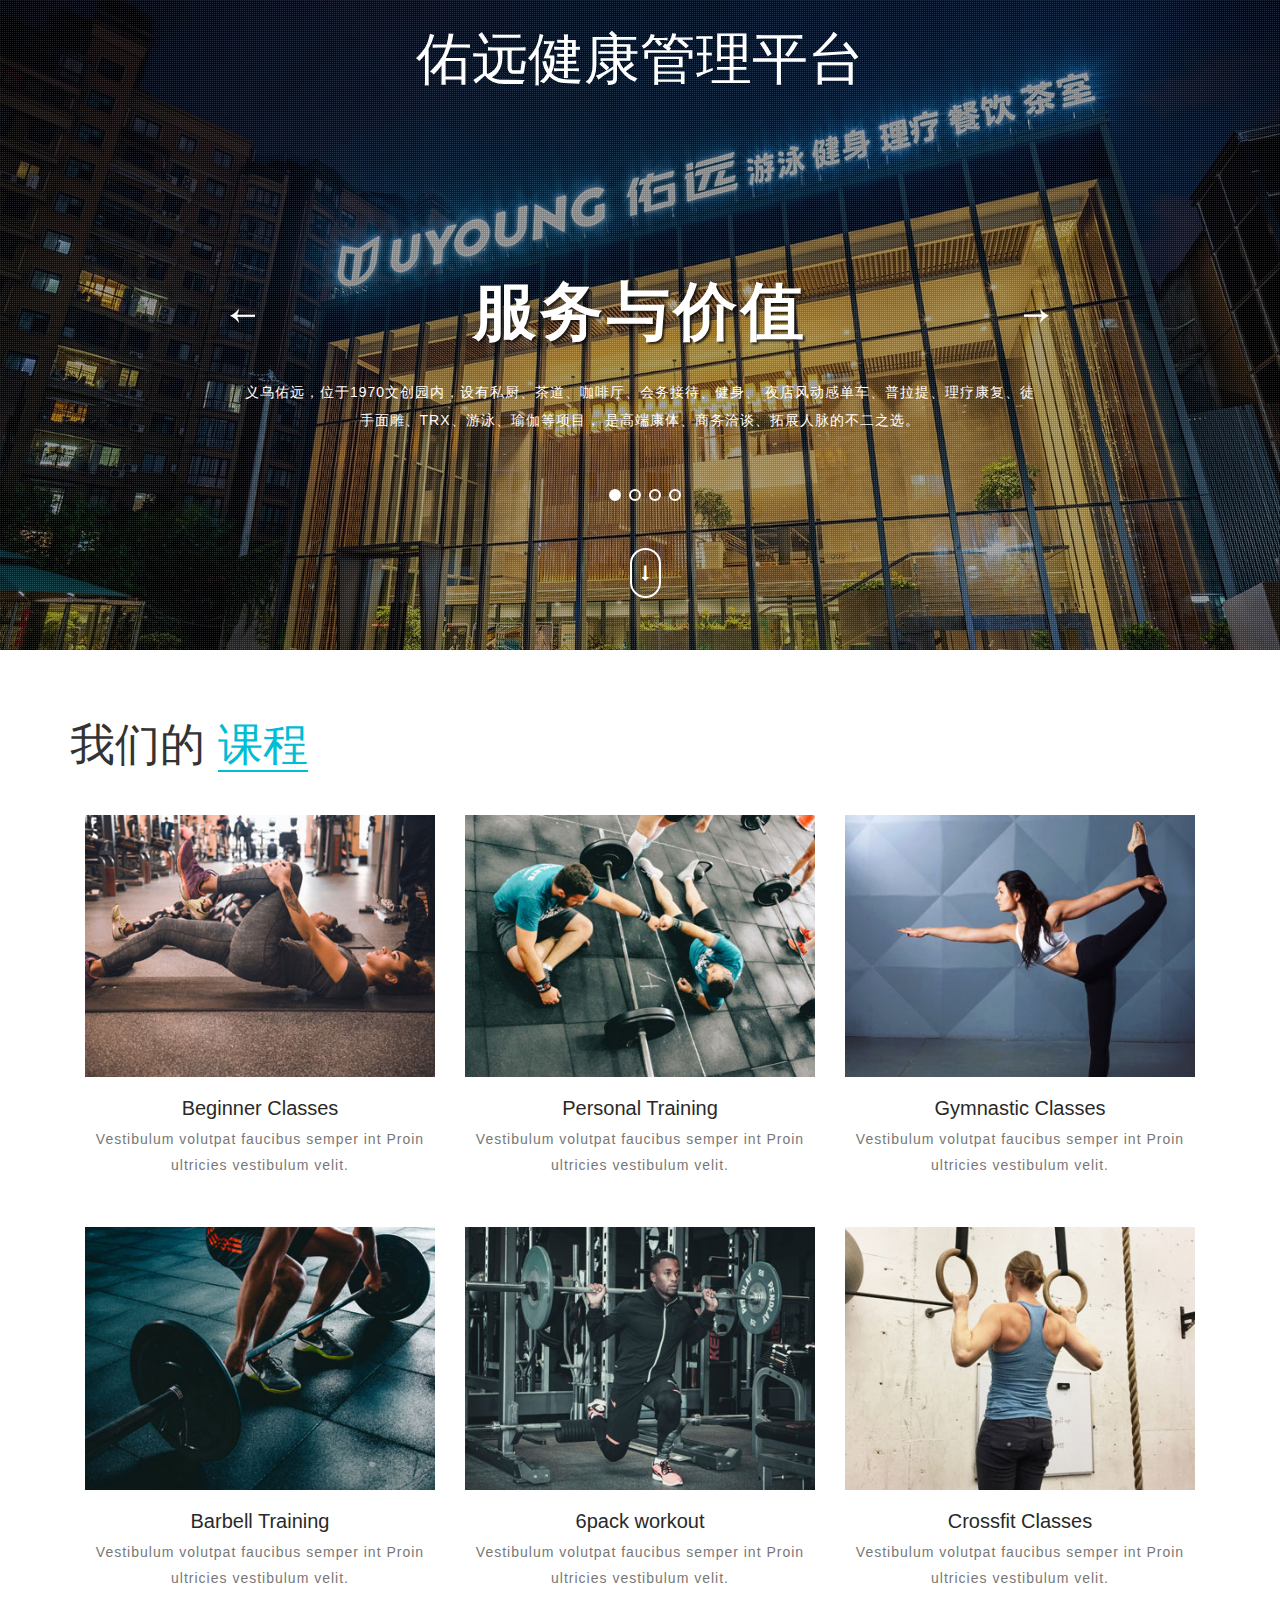
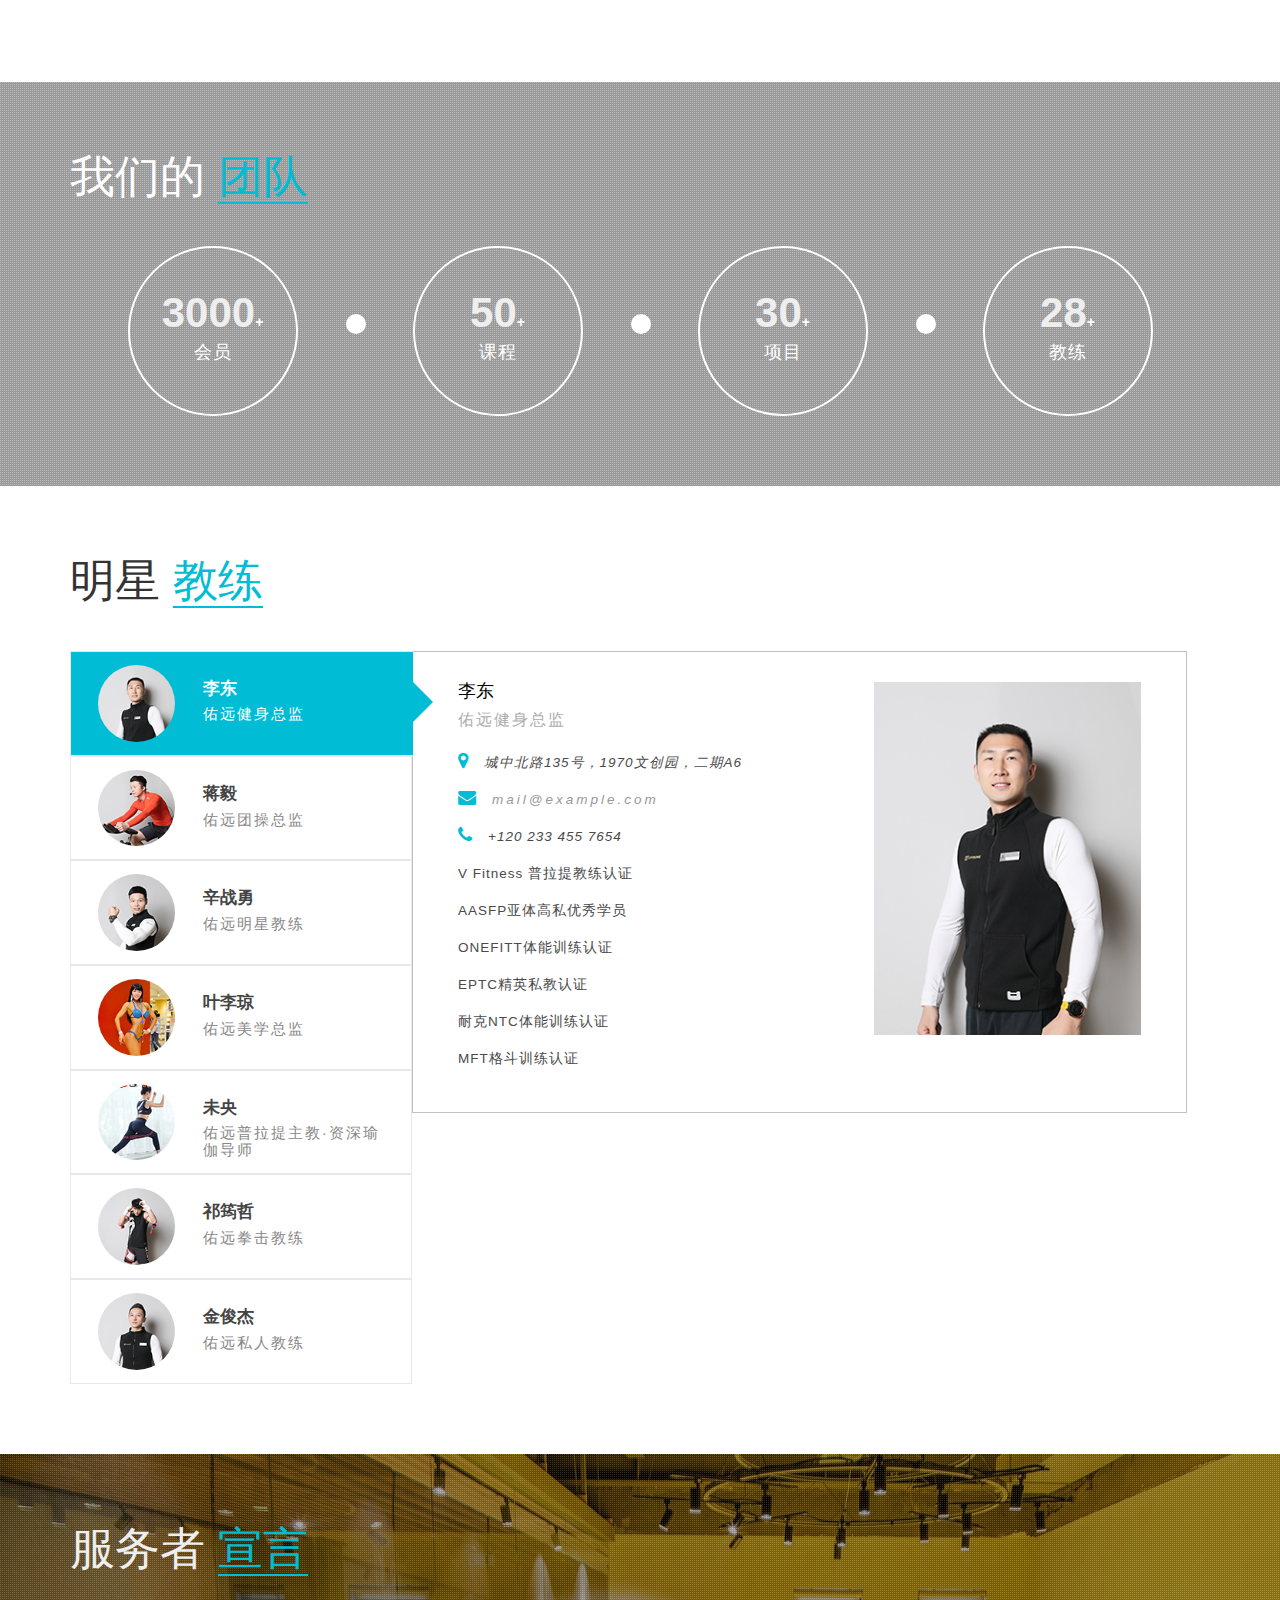
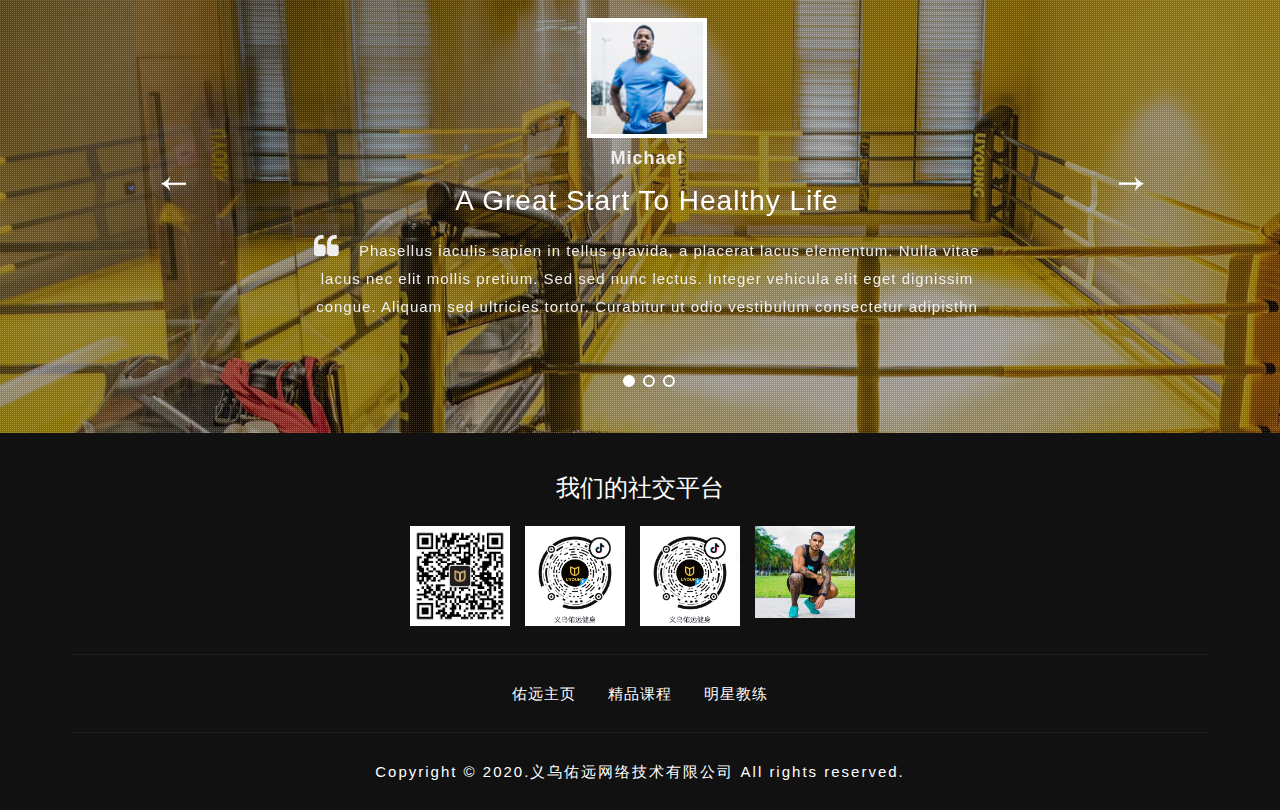
<file: gw/index.html>
<!DOCTYPE html>
<html lang="en">
<!-- Head -->
<head>
<title>佑远健身</title>
<link rel="icon" href="images/logo-top-02.jpg" sizes="32x32">
<meta name="viewport" content="width=device-width, initial-scale=1">
<meta charset="utf-8">
<meta name="keywords" content="" />

	<!-- for Coaches css -->
	<link href="css/easy-responsive-tabs.css" rel='stylesheet' type='text/css'/>
	<!-- //for Coaches css -->

	<!-- testimonials css -->
	<link rel="stylesheet" href="css/flexslider.css" type="text/css" media="screen" property="" /><!-- flexslider css -->
	<!-- //testimonials css -->

	<!-- default css files -->
	<link rel="stylesheet" href="css/bootstrap.css" type="text/css" media="all">
	<link rel="stylesheet" href="css/style.css" type="text/css" media="all">
	<link rel="stylesheet" href="css/font-awesome.min.css" />
	<!-- default css files -->
	
		
</head>

<!-- Body -->
<body>

<!-- banner -->
<div class=" banner">
	<div class="wthree-different-dot">
	<!-- header -->
		<div class="header">
			<div class="container">  
				<div class="header-mdl agileits-logo"><!-- header-two --> 
					<h1><a href="index.html">佑远健康管理平台</a></h1> 
				</div>
				<div class="header-nav"><!-- header-three --> 	
				</div>	
			</div>	
		</div>	
		<!-- //header --> 
		
		<!-- banner slider -->
		<div class="banner-top">
			<div class="slider">
				<div class="callbacks_container">
					<ul class="rslides callbacks callbacks1" id="slider4">
						<li>	
						<div class="wthree-different-dot">
							<div class="banner_text">
							<div class="container">
								<h2>服务与价值</h2>
								<p>义乌佑远，位于1970文创园内，设有私厨、茶道、咖啡厅、会务接待、健身、
								夜店风动感单车、普拉提、理疗康复、徒手面雕、TRX、游泳、瑜伽等项目，
								是高端康体、商务洽谈、拓展人脉的不二之选。</p>
								<div class="thim-click-to-bottom">
									<a href="#about" class="scroll">
										<i class="fa  fa-long-arrow-down"></i>
									</a>
								</div>
							</div>
							</div>
						</div>
						</li>
						<li>
						<div class="wthree-different-dot">	
							<div class="banner_text">
							<div class="container">
								<h3>专业与梦想</h3>
								<p>面对城市精英人群旺盛的社交需求，
								和传统服务业无法有效满足需求的现状，佑远首创多业态整合运营模式，以健康为纽带，
								将休闲娱乐、商务洽谈、健身康体、聚会团建等有机融合，建立一站式体验中心。</p>
								<div class="thim-click-to-bottom">
									<a href="#about" class="scroll">
										<i class="fa  fa-long-arrow-down"></i>
									</a>
								</div>
							</div>
							</div>
							</div>
						</li>
						<li>	
						<div class="wthree-different-dot">
							<div class="banner_text">
							<div class="container">
								<h3>追求与探索</h3>
								<p>公司巨资从国外引进顶级健身设备，
								打造了一支由国家健身健美冠军领衔的教练队伍，为会员提供丰富的课程。
								有别于传统健身房，
								结合佑远多业态集中的优势，为每一位会员定制出一套饮食与训练相协调的个性化健身体系。</p>
								<div class="thim-click-to-bottom">
									<a href="#about" class="scroll">
										<i class="fa  fa-long-arrow-down"></i>
									</a>
								</div>
							</div>
							</div>
							</div>
						</li>
						<li>	
						<div class="wthree-different-dot">
							<div class="banner_text">
							<div class="container">
								<h3>未来与改变</h3>
								<p>随着各业态服务团队的不同融合发展，
								与新业态的加入，佑远将继续坚守“健康生活一站式服务管理平台”的品牌定位，
								与会员朋友们一起不断的进步，在带给会员健康、幸福、有趣生活的同时，
								发展壮大佑远团队，创建区域知名品牌。</p>
								<div class="thim-click-to-bottom">
									<a href="#about" class="scroll">
										<i class="fa  fa-long-arrow-down"></i>
									</a>
								</div>
							</div>
							</div>
							</div>
						</li>
					</ul>
				</div>
			</div>
		</div>
		<!-- banner slider -->
		
	</div>
</div>
<!-- //banner -->

<!-- Modal pop-up -->

<!-- //Modal pop-up -->



<!-- Our Classes -->
<section class="popular_classes" id="classes">
	<div class="container">
		<h3 class="heading">我们的 <span>课程</span></h3>
		<div class="classes_grids">
			<div class="col-md-4">
			<div class="classes_grid1">
				<img src="images/c1.jpg" alt="popular cakes" />
				<h3>Beginner Classes</h3>
				<p>Vestibulum volutpat faucibus semper int Proin ultricies vestibulum velit.</p>
			</div>
			</div>
			<div class="col-md-4">
			<div class="classes_grid1">
				<img src="images/c2.jpg" alt="popular cakes" />
				<h3>Personal Training</h3>
				<p>Vestibulum volutpat faucibus semper int Proin ultricies vestibulum velit.</p>
			</div>
			</div>
			<div class="col-md-4">
			<div class="classes_grid1">
				<img src="images/c3.jpg" alt="popular cakes" />
				<h3>Gymnastic Classes</h3>
				<p>Vestibulum volutpat faucibus semper int Proin ultricies vestibulum velit.</p>
			</div>
			</div>
			<div class="clearfix"></div>
			<div class="classes_bottom_grids">
				<div class="col-md-4">
				<div class="classes_grid1">
					<img src="images/c4.jpg" alt="popular cakes" />
					<h3>Barbell Training</h3>
					<p>Vestibulum volutpat faucibus semper int Proin ultricies vestibulum velit.</p>
				</div>
				</div>
				<div class="col-md-4">
				<div class="classes_grid1">
					<img src="images/c5.jpg" alt="popular cakes" />
					<h3>6pack workout</h3>
					<p>Vestibulum volutpat faucibus semper int Proin ultricies vestibulum velit.</p>
				</div>
				</div>
				<div class="col-md-4">
				<div class="classes_grid1">
					<img src="images/c6.jpg" alt="popular cakes" />
					<h3>Crossfit Classes</h3>
					<p>Vestibulum volutpat faucibus semper int Proin ultricies vestibulum velit.</p>
				</div>
				</div>
				<div class="clearfix"></div>
			</div>
		</div>
	</div> 
</section>  
<!-- //Our Classes -->
<!-- <div class="tlinks">Collect from <a href="http://www.cssmoban.com/"  title="网站模板">网站模板</a></div> -->
<!-- stats -->
<section class="stats" id="stats">
	<div class="wthree-different-dot1">
		<div class="container">
			<h3 class="heading">我们的 <span>团队</span></h3>
			<div class="agileits_stats_grids">
				<div class="col-md-3 col-xs-4 agileinfo_stats">
					<div class="agileinfo_stats_grid">
						<div><p class="counter" style="padding:0px; margin:0px;display: inline;">3000</p><span style="color:white; font-weight: bold;">+</span></div>
						<h3>会员</h3>
					</div>
				</div>
				<div class="col-md-3 col-xs-4 agileinfo_stats mid-w3l-stat">
					<div class="agileinfo_stats_grid">
						<div><p class="counter" style="padding:0px; margin:0px;display: inline;">50</p><span style="color:white; font-weight: bold;">+</span></div>
						<h3>课程</h3>
					</div>
				</div>
				<div class="col-md-3 col-xs-4 agileinfo_stats mid-w3l-stat">
					<div class="agileinfo_stats_grid">
						<div><p class="counter" style="padding:0px; margin:0px;display: inline;">30</p><span style="color:white; font-weight: bold;">+</span></div>
						<h3>项目</h3>
					</div>
				</div>
				<div class="col-md-3 col-xs-4 agileinfo_stats mid-w3l-stat">
					<div class="agileinfo_stats_grid">
						<div><p class="counter" style="padding:0px; margin:0px;display: inline;">28</p><span style="color:white; font-weight: bold;">+</span></div>
						<h3>教练</h3>
					</div>
				</div>
				<div class="clearfix"> </div>
			</div>
		</div>
	</div>
</section>
<!-- //stats -->

<!-- agents section -->
<section class="demo" id="coaches">
	<div class="container">  
		<h3 class="heading">明星 <span>教练</span></h3>
		<div id="verticalTab">
			<ul class="resp-tabs-list">
				<!-- 第1位教练简介 -->
				<li>
					<div class="col-md-4 tab1">
						<img src="images/lidong1.jpg" alt="" />
					</div>
					<div class="col-md-8 tab1">
						<h3>李东</h3>
						<h4>佑远健身总监</h4>
					</div>
					<div class="clearfix"></div>
				</li>
				<!-- 第2位教练简介 -->
				<li>
					<div class="col-md-4 tab1">
						<img src="images/jiangyi1.jpg" alt="" />
					</div>
					<div class="col-md-8 tab1">
						<h3>蒋毅</h3>
						<h4>佑远团操总监</h4>
					</div>
					<div class="clearfix"></div>
				</li>
				
				<li>
					<div class="col-md-4 tab1">
						<img src="images/xinzhanyong1.jpg" alt="" />
					</div>
					<div class="col-md-8 tab1">
						<h3>辛战勇</h3>
						<h4>佑远明星教练</h4>
					</div>
					<div class="clearfix"></div>
				</li>
				<li>
					<div class="col-md-4 tab1">
						<img src="images/yeliqiong1.jpg" alt="" />
					</div>
					<div class="col-md-8 tab1">
						<h3>叶李琼</h3>
						<h4>佑远美学总监</h4>
					</div>
					<div class="clearfix"></div>
				</li>
				
				<li>
					<div class="col-md-4 tab1">
						<img src="images/weiyang1.jpg" alt="" />
					</div>
					<div class="col-md-8 tab1">
						<h3>未央</h3>
						<h4>佑远普拉提主教·资深瑜伽导师</h4>
					</div>
					<div class="clearfix"></div>
				</li>
				
				<li>
					<div class="col-md-4 tab1">
						<img src="images/qijunzhe1.jpg" alt="" />
					</div>
					<div class="col-md-8 tab1">
						<h3>祁筠哲</h3>
						<h4>佑远拳击教练</h4>
					</div>
					<div class="clearfix"></div>
				</li>
				
				<li>
					<div class="col-md-4 tab1">
						<img src="images/jinjunjie1.jpg" alt="" />
					</div>
					<div class="col-md-8 tab1">
						<h3>金俊杰</h3>
						<h4>佑远私人教练</h4>
					</div>
					<div class="clearfix"></div>
				</li>
				
			</ul>
			
			<div class="resp-tabs-container">
				<!-- 第1位教练详细介绍 -->
				<div>
					<div class="col-md-7 tabs-right1">
						<h3>李东</h3>
						<h4>佑远健身总监</h4>
<!-- 						<ul class="social">
							<li><a href="#"><i class="fa fa-facebook"></i></a></li>
							<li><a  href="#"><i class="fa fa-twitter"></i></a></li>
							<li><a href="#"><i class="fa fa-dribbble"></i></a></li>
							<li><a href="#"><i class="fa fa-google-plus"></i></a></li>
						</ul> -->
						<div class="tab-bottom">
							<p><i class="fa fa-map-marker" aria-hidden="true"></i>城中北路135号，1970文创园，二期A6</p>
							<p><i class="fa fa-envelope" aria-hidden="true"></i><a href="mailto:mail@example.com">mail@example.com</a></p>
							<p><i class="fa fa-phone" aria-hidden="true"></i>+120 233 455 7654</p>
						</div>
						
							<p>V Fitness 普拉提教练认证</p>
							<p>AASFP亚体高私优秀学员</p>
							<p>ONEFITT体能训练认证</p>
							<p>EPTC精英私教认证</p>
							<p>耐克NTC体能训练认证</p>
							<p>MFT格斗训练认证</p> 
						
					</div>	
					<div class="col-md-5 tabs-right2">
							<img src="images/lidong2.jpg" alt="" />
					</div>
					<div class="clearfix"></div>
				</div>
				<!-- 第2位教练详细介绍 -->
				<div>
					<div class="col-md-7 tabs-right1">
						<h3>蒋毅</h3>
						<h4>佑远团操总监</h4>
<!-- 						<ul class="social">
							<li><a href="#"><i class="fa fa-facebook"></i></a></li>
							<li><a  href="#"><i class="fa fa-twitter"></i></a></li>
							<li><a href="#"><i class="fa fa-dribbble"></i></a></li>
							<li><a href="#"><i class="fa fa-google-plus"></i></a></li>
						</ul> -->
						<div class="tab-bottom">
							<p><i class="fa fa-map-marker" aria-hidden="true"></i>4615 50 Ave, Lloydminster, Canada</p>
							<p><i class="fa fa-envelope" aria-hidden="true"></i><a href="mailto:mail@example.com">mail@example.com</a></p>
							<p><i class="fa fa-phone" aria-hidden="true"></i>+120 233 455 7654</p>
						</div>
						
							<p>body pump（莱美杠铃）课程认证</p>
							<p>CX（莱美核心）课程认证</p>
							<p>body combat课程认证教练</p>
							<p>国家一级健身教练指导员</p>
							<p>团课两项全能性教练证书</p>
							<p>bokwa课程认证教练</p> 
							<p>南美热舞课程证书</p>
							
					</div>	
					<div class="col-md-5 tabs-right2">
							<img src="images/jiangyi2.jpg" alt="" />
					</div>
					<div class="clearfix"></div>
				</div>
				
				<div>
					<div class="col-md-7 tabs-right1">
						<h3>辛战勇</h3>
						<h4>佑远明星教练</h4>
						<ul class="social">
							<li><a href="#"><i class="fa fa-facebook"></i></a></li>
							<li><a  href="#"><i class="fa fa-twitter"></i></a></li>
							<li><a href="#"><i class="fa fa-dribbble"></i></a></li>
							<li><a href="#"><i class="fa fa-google-plus"></i></a></li>
						</ul>
						<div class="tab-bottom">
							<p><i class="fa fa-map-marker" aria-hidden="true"></i>4615 50 Ave, Lloydminster, Canada</p>
							<p><i class="fa fa-envelope" aria-hidden="true"></i><a href="mailto:mail@example.com">mail@example.com</a></p>
							<p><i class="fa fa-phone" aria-hidden="true"></i>+010 233 455 6789</p>
						</div>
												
							<p>GANNA PERFORMANCE精准减脂训练专家</p>
							<p>GANNA PERFORMANCE精准营养师</p>
							<p>ACE美国运动协会私人健身教练认证</p>
							<p>GANNA PERFORMANCE精准伸展</p>
							<p>ACSN-CPT国际认证私人教练</p>
							<p>CBBA中国专业健身教练证书</p>
							<p>AASFP亚洲高级体适能教练</p>
							<p>CISN国际注册运动营养师</p>
							<p>NSCA美国体适能认证</p>
							<p>中国注册公共营养师</p>
							<p>RFBB国际健美认证</p>
							<p>ACI注册国际营养师</p>
							<p>AASFP精英教练</p>

					</div>	
					<div class="col-md-5 tabs-right2">
							<img src="images/xinzhanyong2.jpg" alt="" />
					</div>
					<div class="clearfix"></div>
				</div>
				<div>
					<div class="col-md-7 tabs-right1">
						<h3>叶李琼</h3>
						<h4>佑远美学总监</h4>
						<ul class="social">
							<li><a href="#"><i class="fa fa-facebook"></i></a></li>
							<li><a  href="#"><i class="fa fa-twitter"></i></a></li>
							<li><a href="#"><i class="fa fa-dribbble"></i></a></li>
							<li><a href="#"><i class="fa fa-google-plus"></i></a></li>
						</ul>
						<div class="tab-bottom">
							<p><i class="fa fa-map-marker" aria-hidden="true"></i>4615 50 Ave, Lloydminster, Canada</p>
							<p><i class="fa fa-envelope" aria-hidden="true"></i><a href="mailto:mail@example.com">mail@example.com</a></p>
							<p><i class="fa fa-phone" aria-hidden="true"></i>+210 927 633 2468</p>
						</div>
						
							<p>Lorem ipsum dolor sit amet, consectetur adipisthn cingelit. Vestibulum nibh urna, euismod ut ornare non, volutpat vel tortor. Integer laoreet placerat suscipit dolor sit amet.</p>
						
					</div>	
					<div class="col-md-5 tabs-right2">
							<img src="images/yeliqiong2.jpg" alt="" />
					</div>
					<div class="clearfix"></div>
				</div>
				
				<div>
					<div class="col-md-7 tabs-right1">
						<h3>未央</h3>
						<h4>佑远普拉提主教·资深瑜伽导师</h4>
						<ul class="social">
							<li><a href="#"><i class="fa fa-facebook"></i></a></li>
							<li><a  href="#"><i class="fa fa-twitter"></i></a></li>
							<li><a href="#"><i class="fa fa-dribbble"></i></a></li>
							<li><a href="#"><i class="fa fa-google-plus"></i></a></li>
						</ul>
						<div class="tab-bottom">
							<p><i class="fa fa-map-marker" aria-hidden="true"></i>4615 50 Ave, Lloydminster, Canada</p>
							<p><i class="fa fa-envelope" aria-hidden="true"></i><a href="mailto:mail@example.com">mail@example.com</a></p>
							<p><i class="fa fa-phone" aria-hidden="true"></i>+105 967 254 7834</p>
						</div>
						
							<p>Lorem ipsum dolor sit amet, consectetur adipisthn cingelit. Vestibulum nibh urna, euismod ut ornare non, volutpat vel tortor. Integer laoreet placerat suscipit dolor sit amet.</p>
						
					</div>	
					<div class="col-md-5 tabs-right2">
							<img src="images/weiyang2.jpg" alt="" />
					</div>
					<div class="clearfix"></div>
				</div>
				
				<div>
					<div class="col-md-7 tabs-right1">
						<h3>祁筠哲</h3>
						<h4>佑远拳击教练</h4>
						<ul class="social">
							<li><a href="#"><i class="fa fa-facebook"></i></a></li>
							<li><a  href="#"><i class="fa fa-twitter"></i></a></li>
							<li><a href="#"><i class="fa fa-dribbble"></i></a></li>
							<li><a href="#"><i class="fa fa-google-plus"></i></a></li>
						</ul>
						<div class="tab-bottom">
							<p><i class="fa fa-map-marker" aria-hidden="true"></i>4615 50 Ave, Lloydminster, Canada</p>
							<p><i class="fa fa-envelope" aria-hidden="true"></i><a href="mailto:mail@example.com">mail@example.com</a></p>
							<p><i class="fa fa-phone" aria-hidden="true"></i>+105 967 254 7834</p>
						</div>
						
							<p>Lorem ipsum dolor sit amet, consectetur adipisthn cingelit. Vestibulum nibh urna, euismod ut ornare non, volutpat vel tortor. Integer laoreet placerat suscipit dolor sit amet.</p>
						
					</div>	
					<div class="col-md-5 tabs-right2">
							<img src="images/qijunzhe2.jpg" alt="" />
					</div>
					<div class="clearfix"></div>
				</div>
				
				<div>
					<div class="col-md-7 tabs-right1">
						<h3>金俊杰</h3>
						<h4>佑远私人教练</h4>
						<ul class="social">
							<li><a href="#"><i class="fa fa-facebook"></i></a></li>
							<li><a  href="#"><i class="fa fa-twitter"></i></a></li>
							<li><a href="#"><i class="fa fa-dribbble"></i></a></li>
							<li><a href="#"><i class="fa fa-google-plus"></i></a></li>
						</ul>
						<div class="tab-bottom">
							<p><i class="fa fa-map-marker" aria-hidden="true"></i>4615 50 Ave, Lloydminster, Canada</p>
							<p><i class="fa fa-envelope" aria-hidden="true"></i><a href="mailto:mail@example.com">mail@example.com</a></p>
							<p><i class="fa fa-phone" aria-hidden="true"></i>+105 967 254 7834</p>
						</div>
						
							<p>Lorem ipsum dolor sit amet, consectetur adipisthn cingelit. Vestibulum nibh urna, euismod ut ornare non, volutpat vel tortor. Integer laoreet placerat suscipit dolor sit amet.</p>
						
					</div>	
					<div class="col-md-5 tabs-right2">
							<img src="images/jinjunjie2.jpg" alt="" />
					</div>
					<div class="clearfix"></div>
				</div>
				
			</div>
		</div>
	</div>
</section>
<!-- //agents section -->

<!-- Clients -->
<section class="clients-main" id="testimonials">
	<div class="wthree-different-dot1">
		<div class="container">
			<!-- Owl-Carousel -->
			<h3 class="heading">服务者 <span>宣言</span> </h3>
			<div class="cli-ent">
				<section class="slider">
					<div class="flexslider">
						<ul class="slides">
							<li>
								<div class="item g1">
									<div class="agile-dish-caption">
									<img class="lazyOwl" src="images/s1.jpg" alt="" />
										<h5>Michael</h5>
										<h4>A great start to healthy life</h4>
									</div>
									
									<div class="clearfix"></div>
									<p class="para-w3-agile"><span class="fa fa-quote-left" aria-hidden="true"></span> Phasellus iaculis sapien in tellus gravida, a placerat lacus elementum. Nulla vitae lacus nec elit mollis pretium. Sed sed nunc lectus. Integer vehicula elit eget dignissim congue. Aliquam sed ultricies tortor. Curabitur ut odio vestibulum consectetur adipisthn</p>
								</div>
							</li>
							<li>
								<div class="item g1">
									<div class="agile-dish-caption">
									<img class="lazyOwl" src="images/s2.jpg" alt="" />
										<h5>don libero</h5>
										<h4>Very professional club & coaches</h4>
									</div>
									
									<div class="clearfix"></div>
									<p class="para-w3-agile"><span class="fa fa-quote-left" aria-hidden="true"></span> Phasellus iaculis sapien in tellus gravida, a placerat lacus elementum. Nulla vitae lacus nec elit mollis pretium. Sed sed nunc lectus. Integer vehicula elit eget dignissim congue. Aliquam sed ultricies tortor. Curabitur ut odio vestibulum consectetur adipisthn</p>
								</div>
							</li>
							<li>
								<div class="item g1">
									<div class="agile-dish-caption">
									<img class="lazyOwl" src="images/s3.jpg" alt="" />
										<h5>Elisa</h5>
										<h4>Workouts are worth attending</h4>
									</div>
									
									<div class="clearfix"></div>
									<p class="para-w3-agile"><span class="fa fa-quote-left" aria-hidden="true"></span> Phasellus iaculis sapien in tellus gravida, a placerat lacus elementum. Nulla vitae lacus nec elit mollis pretium. Sed sed nunc lectus. Integer vehicula elit eget dignissim congue. Aliquam sed ultricies tortor. Curabitur ut odio vestibulum consectetur adipisthn</p>
								</div>
							</li>
						</ul>
					</div>
				</section>
			</div>
			<!--// Owl-Carousel -->
		</div>
	</div>
</section>
<!--// Clients -->


<!--pop-up-grid-->
<div id="popup">
	<div id="small-dialog" class="mfp-hide">
		<div class="signin-form profile">
			<h3>Sign Up</h3>
			<div class="login-form">
				<form action="#" method="post">
					<input type="text" name="name" placeholder="Username" required="">
					<input type="email" name="email" placeholder="E-mail" required="">
					<input type="password" name="password" placeholder="Password" required="">
					<input type="password" name="password" placeholder="Confirm Password" required="">
					<input type="submit" value="Sign Up">
				</form>
			</div>
		</div>
	</div>
</div>						
<!--pop-up-grid-->

 
<!-- footer -->
<section class="footer">
	<div class="container">
		<div class="agileinfo-grids">
			<div class="agile-grid-left agile-grid-right">
				<h4>我们的社交平台</h4>
				<div style="display: flex;justify-content: center;align-items: center;">
					<div style="background-image: url(images/fwh-code.jpg);background-size: 100%; background-repeat: no-repeat; height: 100px; width: 100px;margin-right: 15px;"></div>
					<div style="background-image: url(images/douyin-code.jpg);background-size: 100%; background-repeat: no-repeat;height: 100px; width: 100px;margin-right: 15px;"></div>
					<div style="background-image: url(images/douyin-code.jpg);background-size: 100%; background-repeat: no-repeat;height: 100px; width: 100px;margin-right: 15px;"></div>
					<div style="background-image: url(images/about.jpg);background-size: 100%; background-repeat: no-repeat; height: 100px; width: 100px;margin-right: 15px;"></div>
				</div>
			</div>
			<div class="clearfix"> </div>
		</div>
		<div class="agile-nav">
			<ul>
				<li><a href="index.html">佑远主页</a></li>
				<!-- <li><a href="#about" class="scroll">About</a></li> -->
				<li><a href="#classes" class="scroll">精品课程</a></li>
				<li><a href="#coaches" class="scroll">明星教练</a></li>
				<!-- <li><a href="#testimonials" class="scroll">Testimonials</a></li> -->
				<!-- <li><a href="#pricing" class="scroll">Pricing Plans</a></li> -->
				<!-- <li><a href="#contact" class="scroll">Contact us</a></li> -->
			</ul>
		</div>
	</div>
</section>
<!-- //footer -->

<!-- copyright -->
<div class="copyright">
	<div class="container">
		<p>Copyright &copy; 2020.义乌佑远网络技术有限公司 All rights reserved.</p>
	</div>
</div>
<!-- //copyright -->


	<!-- Default-JavaScript-File -->
	<script type="text/javascript" src="js/jquery-2.1.4.min.js"></script>
	<script type="text/javascript" src="js/bootstrap.js"></script>
	<!-- //Default-JavaScript-File -->

	<!-- Responsive tabs for coachhes section -->
	<script src="js/easy-responsive-tabs.js"></script>
	<script>
		$(document).ready(function () {
			$('#horizontalTab').easyResponsiveTabs({
			type: 'default', //Types: default, vertical, accordion           
			width: 'auto', //auto or any width like 600px
			fit: true,   // 100% fit in a container
			closed: 'accordion', // Start closed if in accordion view
			activate: function(event) { // Callback function if tab is switched
			var $tab = $(this);
			var $info = $('#tabInfo');
			var $name = $('span', $info);
			$name.text($tab.text());
			$info.show();
			}
			});
			$('#verticalTab').easyResponsiveTabs({
			type: 'vertical',
			width: 'auto',
			fit: true
			});
		});
	</script>
	<!-- //Responsive tabs for coachhes section -->

	<!-- scrolling script -->
	<script type="text/javascript">
		jQuery(document).ready(function($) {
			$(".scroll").click(function(event){		
				event.preventDefault();
				$('html,body').animate({scrollTop:$(this.hash).offset().top},1000);
			});
		});
	</script> 
	<!-- //scrolling script -->

	<!--banner Slider starts Here-->
	<script src="js/responsiveslides.min.js"></script>
	<script>
		// You can also use "$(window).load(function() {"
		$(function () {
		  // Slideshow 4
		  $("#slider4").responsiveSlides({
			auto: true,
			pager:true,
			nav:true,
			speed: 500,
			namespace: "callbacks",
			before: function () {
			  $('.events').append("<li>before event fired.</li>");
			},
			after: function () {
			  $('.events').append("<li>after event fired.</li>");
			}
		  });
	
		});
	 </script>
	<!--banner Slider ends Here-->
			
	<!-- Pop-up for pricing tables -->
	<script src="js/jquery.magnific-popup.js" type="text/javascript"></script>
		<script>
			$(document).ready(function() {
				$('.popup-with-zoom-anim').magnificPopup({
					type: 'inline',
					fixedContentPos: false,
					fixedBgPos: true,
					overflowY: 'auto',
					closeBtnInside: true,
					preloader: false,
					midClick: true,
					removalDelay: 300,
					mainClass: 'my-mfp-zoom-in'
			});
																							
		});
		</script>
	<!-- //Pop-up for pricing tables -->

	<!-- Stats-Number-Scroller-Animation-JavaScript -->
	<script src="js/waypoints.min.js"></script> 
	<script src="js/counterup.min.js"></script> 
	<script>
		jQuery(document).ready(function( $ ) {
			$('.counter').counterUp({
				delay: 10,
				time: 1000 
			});
		});
	</script>
	<!-- //Stats-Number-Scroller-Animation-JavaScript -->


	<!-- flexSlider --><!-- for testimonials -->
	<script defer src="js/jquery.flexslider.js"></script>
	<script type="text/javascript">
		$(window).load(function(){
		  $('.flexslider').flexslider({
			animation: "slide",
			start: function(slider){
			  $('body').removeClass('loading');
			}
		  });
		});
	</script>
	<!-- //flexSlider --><!-- for testimonials -->


	<!-- Smooth scrolling -->
	<script src="js/SmoothScroll.min.js"></script>
	<script type="text/javascript" src="js/move-top.js"></script>
	<script type="text/javascript" src="js/easing.js"></script>
	<!-- here stars scrolling icon -->
	<script type="text/javascript">
		$(document).ready(function() {
			/*
				var defaults = {
				containerID: 'toTop', // fading element id
				containerHoverID: 'toTopHover', // fading element hover id
				scrollSpeed: 1200,
				easingType: 'linear' 
				};
			*/
								
			$().UItoTop({ easingType: 'easeOutQuart' });
								
			});
	</script>
	<!-- //here ends scrolling icon -->
	<!-- //Smooth scrolling -->
	
</body>
<!-- //Body -->

</html>
</file>
<file: gw/css/easy-responsive-tabs.css>
body {
  margin: 0px;
  padding: 0px;
  background: #f5f5f5;
  font-weight: 500;
}

ul.resp-tabs-list,
p {
  margin: 0px;
  padding: 0px;
}

.resp-tabs-list li {
    /* font-weight: 600; */
    /* text-transform: uppercase; */
    /* font-size: 13px; */
    display: inline-block;
    padding: 13px 15px;
    margin: 0;
    list-style: none;
    cursor: pointer;
    float: left;
    /* color: rgb(187, 76, 74); */
    /* width: 25%; */
    /* font-family: 'Poppins', sans-serif; */
}

.resp-tabs-container {
  padding: 0px;
  background-color: #fff;
  clear: left;
}

h2.resp-accordion {
  cursor: pointer;
  padding: 5px;
  display: none;
}

.resp-tab-content {
  display: none;
  padding: 30px;
}

.resp-tab-active {
    /* border: 1px solid #c1c1c1; */
    /* border-bottom: 4px solid #bc0023; */
    /* margin-bottom: -1px !important; */
    /* padding: 12px 14px 14px 14px !important; */
    /* position: relative; */
}
 /*
.resp-tab-active:before {
    content: '';
    position: absolute;
    width: 0;
    height: 0;
    border-top: 10px solid #bc0023;
    border-left: 10px solid rgba(69, 42, 21, 0);
    border-right: 10px solid rgba(199, 57, 57, 0);
    left: 45%;
    top: 103%;
    transition: 0.5s all;
    -webkit-transition: 0.5s all;
    -o-transition: 0.5s all;
    -moz-transition: 0.5s all;
    -ms-transition: 0.5s all;
}*/

.resp-tab-active {
    /* border-bottom: none; */
    /*  background-color: rgba(255, 206, 20, 0.3); */
}

.resp-content-active,
.resp-accordion-active { display: block; }

.resp-tab-content {
    /* border: 1px solid #1ca0de; */
    border-top: transparent;
    min-height: auto;
}

h2.resp-accordion {
  font-size: 13px;
  border: 1px solid #c1c1c1;
  border-top: 0px solid #c1c1c1;
  margin: 0px;
  padding: 10px 15px;
}

h2.resp-tab-active {
  border-bottom: 0px solid #fff !important;
  margin-bottom: 0px !important;
  padding: 10px 15px !important;
}

h2.resp-tab-title:last-child {
  border-bottom: 12px solid #c1c1c1 !important;
  background: blue;
}

/*-----------Vertical tabs-----------*/

.resp-vtabs ul.resp-tabs-list {
  float: left;
  width: 30%;
}

.resp-vtabs .resp-tabs-list li {
  display: block;
  padding: 15px 15px !important;
  margin: 0;
  cursor: pointer;
  float: none;
}

.resp-vtabs .resp-tabs-container {
  padding: 0px;
  background-color: #fff;
  border: 1px solid #c1c1c1;
  float: left;
  width: 68%;
  min-height: 250px;
  border-radius: 4px;
  clear: none;
}

.resp-vtabs .resp-tab-content { border: none; }

.resp-vtabs li.resp-tab-active {
  border: 1px solid #c1c1c1;
  border-right: none;
  background-color: #fff;
  position: relative;
  z-index: 1;
  margin-right: -1px !important;
  padding: 14px 15px 15px 14px !important;
}

.resp-arrow {
  width: 0;
  height: 0;
  float: right;
  margin-top: 3px;
  border-left: 6px solid transparent;
  border-right: 6px solid transparent;
  border-top: 12px solid #0f2453;
}

h2.resp-tab-active span.resp-arrow {
  border: none;
  border-left: 6px solid transparent;
  border-right: 6px solid transparent;
  border-bottom:12px solid #ffce14;
}

/*-----------Accordion styles-----------*/

h2.resp-tab-active { background: #ffffff !important; }

.resp-easy-accordion h2.resp-accordion { display: block; }

.resp-easy-accordion .resp-tab-content { border: 1px solid #c1c1c1; }

.resp-easy-accordion .resp-tab-content:last-child { border-bottom: 1px solid #c1c1c1 !important; }

.resp-jfit {
  width: 100%;
  margin: 0px;
}

.resp-tab-content-active { display: block; }

h2.resp-accordion:first-child { border-top: 1px solid #c1c1c1 !important; }
/*Here your can change the breakpoint to set the accordion, when screen resolution changed*/
@media only screen and (max-width: 768px) {

ul.resp-tabs-list { display: none; }

h2.resp-accordion { display: block; }

.resp-vtabs .resp-tab-content { border: 1px solid #C1C1C1; }

.resp-vtabs .resp-tabs-container {
  border: none;
  float: none;
  width: 100%;
  min-height: initial;
  clear: none;
}

.resp-accordion-closed { display: none !important; }

.resp-vtabs .resp-tab-content:last-child { border-bottom: 1px solid #c1c1c1 !important; }
}
@media only screen and (max-width: 568px) {
	.resp-arrow {
		margin-top: 8px;
		border-top: 9px solid #1c2020;
	}
	h2.resp-tab-active span.resp-arrow {
		border-bottom: 9px solid #ffce14;
	}
}
@media only screen and (max-width: 384px) {
	.resp-arrow {
		margin-top: 7px;
		border-top: 8px solid #1c2020;
		border-left: 5px solid transparent;
		border-right: 5px solid transparent;
	}
	h2.resp-tab-active span.resp-arrow {
		border-bottom: 8px solid #ffce14;
		border-left: 5px solid transparent;
		border-right: 5px solid transparent;
	}
}
</file>
<file: gw/css/style.css>
body {
	padding: 0;
	margin: 0;
	background: #FFF;
	font-family: 'Open Sans', sans-serif;
    font-family: 'PT Sans Caption', sans-serif;
}
body a {
	transition: 0.5s all;
	-webkit-transition: 0.5s all;
	-moz-transition: 0.5s all;
	-o-transition: 0.5s all;
	-ms-transition: 0.5s all;
	text-decoration: none;
}
body a:hover {
	text-decoration: none;
}
body a:focus, a:hover {
	text-decoration: none;
}
input[type="button"], input[type="submit"] {
	transition: 0.5s all;
	-webkit-transition: 0.5s all;
	-moz-transition: 0.5s all;
	-o-transition: 0.5s all;
	-ms-transition: 0.5s all;
}
h1, h2, h3, h4, h5, h6 {
	margin: 0;
	padding: 0;
	font-family: 'PT Sans Caption', sans-serif;
}
p {
	margin: 0;
}
ul {
	margin: 0;
	padding: 0;
}
label {
	margin: 0;
}
img {
    vertical-align: middle;
    width: 100%;
}
a:focus, a:hover {
	text-decoration: none;
	outline: none;
}
/*-- //Reset-Code --*/
.tlinks{text-indent:-9999px;height:0;line-height:0;font-size:0;overflow:hidden;}
/*-- header --*/ 
.banner{
	position: relative;
}
.header {
    padding: 3em 0 5em;
    position: absolute;
    z-index: 999;
    width: 100%;
}
.header-mdl.agileits-logo {
    text-align: center; 
}
.agileits-logo h1 {
    font-size: 4em;
    letter-spacing: 0px;
    display: inline-block;
}
.agileits-logo h1 a {
    color: #fff;
    text-decoration: none;
    display: inline-block;
} 
/*-- top-nav --*/ 
.header-nav ul.nav.navbar-nav {
    float: none;
    width: 100%;
    text-align: center;
    margin-top: 3em;
} 
.navbar-default {
    background: none;
    border: none;
	margin: 0;
}  
.navbar-default .navbar-nav > .active > a, .navbar-default .navbar-nav > .active > a:hover, .navbar-default .navbar-nav > .active > a:focus {
    color: #99abd5;
    background: none;
}
.navbar-nav > li {
	display: inline-block;
	float:none;
    margin: 0 2em;
}
.navbar-default .navbar-nav > li > a {
    color: #fff;
    font-size: 14px;
    padding: 8px 20px;
	border: 2px solid #fff;
    position: relative;
    letter-spacing: 2px;
} 
.navbar-default .navbar-nav > li > a:hover, .navbar-default .navbar-nav > li > a:focus,.navbar-default .navbar-nav li a.active {
    color: #fff;
} 
.navbar-default .navbar-nav li  a:hover:before,.navbar-default .navbar-nav li a.active:before{
	width: 100%;
} 
.navbar-default .navbar-nav > .open > a, .navbar-default .navbar-nav > .open > a:hover, .navbar-default .navbar-nav > .open > a:focus {
    background: none;
    color: #fff;
}
ul.dropdown-menu {
    top: 100%;
    background: rgba(0, 0, 0, 0.7);
    border: none;
	padding: 0;
}
.dropdown-menu > li > a {
    padding: 10px 20px;
    color: #fff;
    font-weight: 300;
    letter-spacing: 2px;
}
.dropdown-menu > li > a:hover, .dropdown-menu > li > a:focus, .dropdown-menu > li > a.active {
    text-decoration: none;
    background: none;
}
.navbar-default .navbar-nav > li > a:hover {
    color: #fff;
    background: #00BCD4;
    border: 2px solid #00BCD4;
}
.dropdown-menu > li > a:hover, .dropdown-menu > li > a:focus {
    color: #00BCD4;
    text-decoration: none;
    background-color: #f5f5f5;
}
/*-- //top-nav --*/

/*-- //header --*/
/*-- banner --*/
li#callbacks1_s0 {
    background: url(../images/b1-g.jpg) no-repeat 0px 0px;
    background-size: cover;
	min-height: 770px;
}
li#callbacks1_s1 {
    background: url(../images/b2-g.jpg) no-repeat 0px 0px;
    background-size: cover;
	min-height: 770px;
}
li#callbacks1_s2 {
    background: url(../images/b3-g.jpg) no-repeat 0px 0px;
    background-size: cover;
	min-height: 770px;
}
li#callbacks1_s3 {
    background: url(../images/b4-g.jpg) no-repeat 0px 0px;
    background-size: cover;
	min-height: 770px;
}
.banner1 {
    background: url(../images/b1.jpg) no-repeat 0px 0px;
    background-size: cover;
    -webkit-background-size: cover;
    -moz-background-size: cover;
    -o-background-size: cover;
    -ms-background-size: cover;
    position: relative;
	min-height:300px;
}
.wthree-different-dot {
    background: url(../images/dott.png)repeat 0px 0px;
    background-size: 2px;
    -webkit-background-size: 2px;
    -moz-background-size: 2px;
    -o-background-size: 2px;
    -ms-background-size: 2px;
	min-height: 770px;
}
.wthree-different-dot1 {
	padding: 5em 0;
    background: url(../images/dott.png)repeat 0px 0px;
    background-size: 2px;
    -webkit-background-size: 2px;
    -moz-background-size: 2px;
    -o-background-size: 2px;
    -ms-background-size: 2px;
}
.banner_text{
    text-align: center;
    padding: 18em 0 0em;
}
.banner1 h2 {
    text-align: center;
    padding-top: 4em;
    font-size: 50px;
    color: #fff;
    text-transform: capitalize;
    font-weight: 600;
}
.banner_text h3,.banner_text h2 {
    color: #FFFFFF;
    font-size: 5em;
    margin-top: .4em;
    letter-spacing: 5px;
    margin-bottom: .5em;
    font-weight: 700;
    text-transform: capitalize;
    text-shadow: 2px 2px 2px rgba(16, 16, 16, 0.8);
}
.banner_text p {
    line-height: 28px;
    color: #fff;
    letter-spacing: 1px;
    font-size: 14px;
    width: 70%;
    margin: 0 auto;
}
.w3-button a:hover{
    color: #212121;
    background: #FFC107;
    border: solid 2px #FFC107;
}
.w3-button a:focus{
	outline:none;
}
.w3-button {
    position: relative;
    margin: 1em 0;
    padding: 1em;
    z-index: 1;
}
/*--slider--*/
#slider2,
#slider3 {
  box-shadow: none;
  -moz-box-shadow: none;
  -webkit-box-shadow: none;
  margin: 0 auto;
}
.rslides_tabs li:first-child {
  margin-left: 0;
}
.rslides_tabs .rslides_here a {
  background: rgba(255,255,255,.1);
  color: #fff;
  font-weight: bold;
}
.events {
  list-style: none;
}
.callbacks_container {
  position: relative;
  float: left;
  width: 100%;
}
.callbacks {
  position: relative;
  list-style: none;
  overflow: hidden;
  width: 100%;
  padding: 0;
  margin: 0;
}
.callbacks li {
  position: absolute;
  width: 100%;
}
.callbacks img {
  position: relative;
  z-index: 1;
  height: auto;
  border: 0;
}
.callbacks .caption {
	display: block;
	position: absolute;
	z-index: 2;
	font-size: 20px;
	text-shadow: none;
	color: #fff;
	left: 0;
	right: 0;
	padding: 10px 20px;
	margin: 0;
	max-width: none;
	top: 10%;
	text-align: center;
}
.callbacks_nav {
	position: absolute;
    -webkit-tap-highlight-color: rgba(0,0,0,0);
    bottom: 50%;
    left: 20%;
    z-index: 3;
    text-indent: -9999px;
    overflow: hidden;
    text-decoration: none;
    width: 25px;
    height: 30px;
    background: transparent url(../images/arrows.png) no-repeat left top;
}
 .callbacks_nav:hover{
  	opacity: 0.3;
  }
.callbacks_nav.next {
    background-position: right bottom;
    left: 80%;
    top: 45%;
 }
 .callbacks_nav.prev {
	right: auto;
	background-position:left bottom;
	left:18%;
    top: 45%;
}
#slider3-pager a {
  display: inline-block;
}
#slider3-pager span{
  float: left;
}
#slider3-pager span{
	width:100px;
	height:15px;
	background:#fff;
	display:inline-block;
	border-radius:30em;
	opacity:0.6;
}
#slider3-pager .rslides_here a {
  background: #FFF;
  border-radius:30em;
  opacity:1;
}
#slider3-pager a {
  padding: 0;
}
#slider3-pager li{
	display:inline-block;
}
.rslides {
  position: relative;
  list-style: none;
  overflow: hidden;
  width: 100%;
  padding: 0;
}
.rslides li {
  -webkit-backface-visibility: hidden;
  position: absolute;
  display:none;
  width: 100%;
  left: 0;
  top: 0;
}
.rslides li{
  position: relative;
  display: block;
  float: left;
}
.rslides img {
  height: auto;
  border: 0;
  }
.callbacks_tabs{
    list-style: none;
    position: absolute;
    bottom: 23%;
    left: 47%;
    padding: 0;
    margin: 0;
    display: flex;
    z-index: 9;
}
.slider-top span{
	font-weight:600;
}
.callbacks_tabs li{
	display: block;
    margin: 0;
}
/*----*/
.callbacks_tabs a{
 visibility: hidden;
}
.callbacks_tabs a:after {
	content: "\f111";
    font-size: 0;
    font-family: FontAwesome;
    visibility: visible;
    display: block;
    height: 12px;
    width: 12px;
    display: inline-block;
    background: none;
    border: 2px solid #ffffff;
    border-radius: 50%;
}
.callbacks_here a:after{
    background: #ffffff;
    border: 2px solid #ffffff;
}
/*-- //slider --*/
.agileits-w3layouts-info img{
	width:100%;
}
.modal-body p{
    margin: 1em 0 0 0;
    font-size: .875em;
    color: #999999;
    line-height: 1.8em;
}
/*-- //banner --*/

/*--modal--*/
.modal-content  img{
	width:100%;
}
.modal-content h4 {
    color: #00BCD4;
    text-align: center;
    font-size: 26px;
    margin: 0;
    margin-bottom: .5em;
    text-transform: uppercase;
    text-decoration: none;
    font-weight: 600;
	letter-spacing: 1px;
}
.modal-content h5 {
    color: #333;
    padding-top: 25px;
    font-size: 23px;
    text-transform: capitalize;
    letter-spacing: 1px;
}
.modal-content p{
	color:#636363;
	font-size:14px;
    line-height: 28px;
    padding-top: 15px;
    letter-spacing: .5px;
}
.modal-header {
    padding: 30px;
}
/*--//modal--*/

/* Bounce To about */
.thim-click-to-bottom {
    position: absolute;
    bottom: 10%;
    left: 48.9%;
    width: 40px;
    height: 40px;
    font-size: 40px;
    line-height: 40px;
    -webkit-animation: bounce 2s infinite ease-in-out;
}
.thim-click-to-bottom i {
    color: #fff;
    padding: 15px 10px;
    font-size: 16px;
    border: 2px solid #fff;
    border-radius: 30px;
}
@-webkit-keyframes bounce {
	0%, 20%, 60%, 100%  { -ms-transform: translateY(0); }
	0%, 20%, 60%, 100%  { -o-transform: translateY(0); }
	0%, 20%, 60%, 100%  { -moz-transform: translateY(0); }
	0%, 20%, 60%, 100%  { -webkit-transform: translateY(0); }
    40%  { -webkit-transform: translateY(-20px); }
	80% { -webkit-transform: translateY(-10px); }
}

/* //Bounce To About */

/*-- stats --*/
.stats {
    background: url(../images/b33-g.jpg) no-repeat fixed;
    background-size: cover;
}

.stats h3.heading{
	color:#fff;
}
.travel span.glyphicon.glyphicon-play-circle {
    margin-bottom: 0;
}
p.counter{
	font-size: 3em;
    color: #eee;
    font-weight: bold;
}
.agileinfo_stats_grid h3{
    font-size: 18px;
    color: #fff;
    letter-spacing: 1px;
}
.w3_agileits_head1{
	color:#212121 !important;
}
.agileinfo_stats_grid {
    border: 2px solid #fff;
    border-radius: 50%;
    width: 170px;
    height: 170px;
    margin: 0 auto;
    text-align: center;
    padding: 2.5em 0;
}
.agileinfo_stats.mid-w3l-stat {
	position: relative;
}
.agileinfo_stats.mid-w3l-stat:after, .agileinfo_stats.mid-w3l-stat:after {
    content: '';
    background: #fff;
    height: 20px;
    width: 20px;
    border-radius: 50%;
    position: absolute;
    top: 40%;
    left: -3%;
}
p.w3l-par-st {
    margin-top: 3em;
    color: #fff;
    text-align: left;
}
/*-- //stats --*/

/* tabs */
.tab1 img {
    width: 100%;
    border-radius: 50%;
}
.resp-vtabs .resp-tabs-container {
    padding: 0px;
    background-color: #fff;
    float: left;
    width: 68%;
    min-height: 417px;
    clear: none;
	border-radius:0px;
}
.demo li {
    list-style-type: none;
    display: inline;
}
.tabs-right1 h3 {
    font-size: 18px;
    text-transform: uppercase;
    margin-bottom: 10px;
    color: #000;
}
.tabs-right1 h4 {
    color: #000;
    letter-spacing: 2px;
    font-size: 16px;
    margin-bottom: 20px;
    text-transform: capitalize;
    color: #adadad;
}
.social i.fa {
    font-size: 15px;
    text-align: center;
    line-height: 35px;
    width: 35px;
    height: 35px;
    color: #000;
    margin-bottom: 17px;
}
.social i.fa.fa-facebook {
    color: #fff;
    background: #3b5998;
}
.social i.fa.fa-twitter {
    color: #fff;
    background: #1da1f2;
}
.social i.fa.fa-google-plus {
    color: #fff;
    background: #dd4b39;
}
.social i.fa.fa-dribbble {
    color: #fff;
    background: #444444;
}
.tab-bottom p {
    font-style: italic;
    margin: 5px 0;
    font-size: 15px;
}
.tab-bottom i.fa {
    font-size: 18px;
    margin-right: 15px;
    color: #00bcd4;
}
.tabs-right1 p {
    color: #4a4a4a;
    font-size: 13.5px;
    line-height: 27px;
    margin: 10px 0;
    letter-spacing: 1px;
}
.demo .heading h3 {
    margin-bottom: 50px;
}
.tab-bottom a {
    color: #999;
    letter-spacing: 3px;
}
.resp-vtabs .resp-tabs-list li {
    display: block;
    padding: 13px 13px !important;
    margin: 0;
    cursor: pointer;
    border: 1px solid #e8e8e8;
    float: none;
}
.resp-vtabs li.resp-tab-active {
    border-right: none;
    background-color: #00BCD4;
    position: relative;
    z-index: 1;
}
.resp-tab-item.resp-tab-active .tab1 h4,.resp-tab-item.resp-tab-active .tab1 h3 {
    color: #fff;
}
.demo li.resp-tab-item.resp-tab-active::after {
    content: '';
    position: absolute;
    left: 100%;
    transform: rotate(360deg);
    top: 30%;
    border-left: 0;
    border-bottom: 20px solid transparent;
    border-top: 20px solid transparent;
    border-left: 20px solid #00BCD4;
    background: transparent;
}
.tab1 h3 {
    font-size: 17px;
    text-transform: uppercase;
    font-weight: 600;
    color: #444;
    margin-top: 15px;
}
.tab1 h4 {
    letter-spacing: 2px;
    margin-top: 8px;
    color: #888;
    font-size: 15px;
    text-transform: capitalize;
}
.tab1 {
    padding: 0 1em;
}
.demo{
	padding: 5em 0;
}
/* tabs */

/*-- contact --*/
.w3ls_map iframe {
	width: 100%;
	min-height: 300px;
}

.contact_wthreerow,
.agileits_mail_grid_right_grid:nth-child(2) {
	margin-top: 3em;
}

.w3l_contact_form {
	padding-right: 5em;
}

.contact_wthreerow h4 {
	font-size: 1.7em;
	color: #000000;
	margin-bottom: 1em;
}

.w3l_contact_form input[type="text"],
.w3l_contact_form input[type="email"],
.w3l_contact_form textarea {
	outline: none;
    width: 100%;
    padding: .9em 1em;
    font-size: 14px;

	color: #888;
	border: none;
	border: 1px solid #777;
	background: none;
}

.w3l_contact_form input[type="email"] {
	margin: 1.5em 0;
}

.w3l_contact_form textarea {
	min-height: 120px;
	resize: none;
	margin: 1.5em 0;
}

.w3l_contact_form input[type="submit"] {
    outline: none;
    padding: .8em 3em;
    font-size: 15px;
    color: #fff;
    border: none;
    background: #00BCD4;
	-webkit-transition: .5s all;
	-moz-transition: .5s all;
	transition: .5s all;
}

.w3l_contact_form input[type="submit"]:hover {
	background: #333;
	color: #fff;
}

ul.contact_info li {
    list-style-type: none;
    margin-top: 1.5em;
    letter-spacing: 1px;
    color: #5a5a5a;
    font-size: 1em;
}

ul.contact_info li span {
	color: #fff;
	background: #333;
	width:40px;
	height:40px;
	text-align: center;
	line-height: 40px;
	border-radius: 100%;
	-webkit-border-radius: 50%;
	-moz-border-radius: 50%;
	-o-border-radius: 50%;
	-ms-border-radius: 50%;
	margin-right: 1em;
	font-size: .9em;
}

ul.contact_info li a {
    color: #5a5a5a;
	text-decoration: none;
}

ul.contact_info li a:hover {
	color: #4CAF50;
}
.contact,.agile_testimonials,.packages,.w3-about,.travel {
    padding: 5em 0;
}
.agileits_mail_grid_right_grid p {
    font-size: 16px;
    line-height: 28px;
    color: #333;
}
.w3-about h4 {
    text-transform: uppercase;
    margin: 0em 0 1em;
    color: #000;
    font-size: 1.4em;
    line-height: 32px;
    text-align: left;
    font-weight: 500;
}
.last h4 {
    text-align: center;
    text-transform: capitalize;
}

.about-top p {
    text-align: left;
}
.last p {
    text-align: center;
}
.middle-img img {
    width: 100%;
}
/*-- //contact --*/

/*-- pricing --*/
.pricing{
	padding: 5em 0;
}
h3.heading {
    font-size: 45px;
    font-weight: 400;
    letter-spacing: 0;
    margin-bottom: 1em;
    text-transform: capitalize;
}
h3.heading span{
    font-weight: 400;
    color: #00BCD4;
	border-bottom: 2px solid #00BCD4;
}
.agileits-pricing-grid {
    float: left;
    width: 24%;
    transition: 0.5s all;
    -webkit-transition: 0.5s all;
    -moz-transition: 0.5s all;
    -o-transition: 0.5s all;
}
.agileits-pricing-grid:hover {
    transform: scale(1.06);
    -webkit-transform: scale(1.06);
    -moz-transform: scale(1.06);
    -o-transform: scale(1.06);
    -ms-transform: scale(1.06);
    z-index: 1;
}
.agileits-pricing-grid:nth-child(2){
	margin:0 1em;
}
.agileits-pricing-grid:nth-child(3){
	margin-right: 1em;
}
.pricing-top{
    padding: 2em 0 0;
    background: #e04646;
    text-align: center;
}
.blue-top{
    background: #fb8a2e !important;
}
.green-top{
    background: #0091cd !important;
}
.yellow-top{
    background: #00ad45 !important;
}

.pricing-top h3{
	color: #FFF;
    font-size: 1.5em;
    margin: 0;
    text-transform: uppercase;
    letter-spacing: 1px;
}
.wthree-pricing-info{
    padding: 0em 0 1em;
    background: #e04646;
}
.wthree-pricing-info p{
	color:#FFFFFF;
	font-size:1em;
	margin:0;
	text-align:center;
}
.wthree-pricing-info p span{
    font-size: 4em;
    font-weight: 600;
}
.pricing-bottom{
    background: #FFF;
    padding: 0em 0 2em 0em;
    border-bottom-left-radius: 5px;
    -webkit-border-bottom-left-radius: 5px;
    -moz-border-bottom-left-radius: 5px;
    -ms-border-bottom-left-radius: 5px;
    -o-border-bottom-left-radius: 5px;
    border-bottom-right-radius: 5px;
    -webkit-border-bottom-right-radius: 5px;
    -moz-border-bottom-right-radius: 5px;
    -ms-border-bottom-right-radius: 5px;
    -o-border-bottom-right-radius: 5px;
}
.pricing-bottom-top {
    padding: 1em 0;
    background: #fd5c63;
}
.pricing-bottom-top p{
    color: #212121;
    margin: 0;
    font-size: .9em;
    line-height: 1.8em;
    font-weight: 600;
    text-transform: uppercase;
}
.pricing-bottom-bottom{
    padding: 3em 2em 3em 2em;
    border: 1px solid #dcdcdc;
}
.pricing-bottom-bottom p{
	color: #333;
    font-size: 15px;
    margin: 0 0 1em 0;
    font-family: 'PT Sans Caption', sans-serif;
}
.buy-button {
    margin-top: 7px;
    text-align: center;
}
.pricing-bottom-bottom p span{
	font-weight: 700;
	color: #333;
	letter-spacing: 1px;
}
.pricing-bottom-bottom p span.fa {
    width: 25px;
    color: #999;
}
p.text {
    margin-bottom: 0;
}
.buy-button a{
    background: #00ad45;
    padding: .5em 1.5em;
	border: solid 1px #00ad45;
    color: #fff;
    letter-spacing: 1px;
    font-family: 'PT Sans Caption', sans-serif;
}
.buy-button a:hover{
	background: none;
	border: solid 1px #00ad45;
	color:#00ad45;
	transition: 0.5s all;
	-webkit-transition: 0.5s all;
	-moz-transition: 0.5s all;
	-o-transition: 0.5s all;
	-ms-transition: 0.5s all;
	text-decoration: none;
}
.first .buy-button a{
	background: #c73a40;
	border: solid 1px #c73a40;
}
.first .buy-button a:hover{
	background: none;
	border: solid 1px #c73a40;
	color: #c73a40;
}
.second .buy-button a{
	background: #fb8a2e;
	border: solid 1px #fb8a2e;
}
.second .buy-button a:hover{
	background: none;
	border: solid 1px #fb8a2e;
	color: #fb8a2e;
}
.third .buy-button a{
	background: #0091cd;
	border: solid 1px #0091cd;
}
.third .buy-button a:hover{
	background: none;
	border: solid 1px #0091cd;
	color: #0091cd;
}
.blue-pricing-bottom-top{
}
.blue-pricing-bottom-top:nth-child(2){
	border-top: solid 1px #1085bf;
}
.green-pricing-bottom-top{
}
.green-pricing-bottom-top:nth-child(2){
    border-top: solid 1px #609835;
}
/*-- //pricing --*/
#small-dialog,#small-dialog1,#small-dialog2,#small-dialog3,#small-dialog4,#small-dialog5{
    background: white;
    padding: 0;
    max-width: 500px;
    margin: 39px auto;
    position: relative;
    text-align: center;
    border-radius: 5px;
}
/* start state */
.my-mfp-zoom-in #small-dialog {
	opacity: 0;
	-webkit-transition: all 0.2s ease-in-out;
	-moz-transition: all 0.2s ease-in-out;
	-o-transition: all 0.2s ease-in-out;
	transition: all 0.2s ease-in-out;
	-webkit-transform: scale(0.8);
	-moz-transform: scale(0.8);
	-ms-transform: scale(0.8);
	-o-transform: scale(0.8);
	transform: scale(0.8);
}
/* animate in */
.my-mfp-zoom-in.mfp-ready #small-dialog {
	opacity: 1;
	-webkit-transform: scale(1);
	-moz-transform: scale(1);
	-ms-transform: scale(1);
	-o-transform: scale(1);
	transform: scale(1);
}
/* animate out */
.my-mfp-zoom-in.mfp-removing #small-dialog {
	-webkit-transform: scale(0.8);
	-moz-transform: scale(0.8);
	-ms-transform: scale(0.8);
	-o-transform: scale(0.8);
	transform: scale(0.8);
	opacity: 0;
}
/* Dark overlay, start state */
.my-mfp-zoom-in.mfp-bg {
	opacity: 0;
	-webkit-transition: opacity 0.3s ease-out;
	-moz-transition: opacity 0.3s ease-out;
	-o-transition: opacity 0.3s ease-out;
	transition: opacity 0.3s ease-out;
}
/* animate in */
.my-mfp-zoom-in.mfp-ready.mfp-bg {
	opacity: 0.8;
}
/* animate out */
.my-mfp-zoom-in.mfp-removing.mfp-bg {
	opacity: 0;
}
/**
/* Magnific Popup CSS */
.mfp-bg {
	top: 0;
	left: 0;
	width: 100%;
	height: 100%;
	z-index: 1042;
	overflow: hidden;
	position: fixed;
	background:#151515;
	opacity: 0.8;
	filter: alpha(opacity=80); }
.mfp-wrap {
	top: 0;
	left: 0;
	width: 100%;
	height: 100%;
	z-index: 1043;
	position: fixed;
	outline: none !important;
	-webkit-backface-visibility: hidden; }
.mfp-container {
	text-align: center;
	position: absolute;
	width: 100%;
	height: 100%;
	left: 0;
	top: 0;
	padding: 0 8px;
	-webkit-box-sizing: border-box;
	-moz-box-sizing: border-box;
	box-sizing: border-box; }
.mfp-container:before {
	content: '';
	display: inline-block;
	height: 100%;
	vertical-align: middle; }
.mfp-align-top .mfp-container:before {
	display: none; }
.mfp-content {
	position: relative;
	display: inline-block;
	vertical-align: middle;
	margin: 0 auto;
	text-align: left;
	z-index: 1045; }
.mfp-inline-holder .mfp-content,
.mfp-ajax-holder .mfp-content {
	width: 100%;
	cursor: auto; }
.mfp-ajax-cur {
	cursor: progress; }
.mfp-zoom-out-cur, .mfp-zoom-out-cur .mfp-image-holder .mfp-close {
	cursor: -moz-zoom-out;
	cursor: -webkit-zoom-out;
	cursor: zoom-out; }
.mfp-zoom {
	cursor: pointer;
	cursor: -webkit-zoom-in;
	cursor: -moz-zoom-in;
	cursor: zoom-in; 
}
.mfp-auto-cursor .mfp-content {
	cursor: auto; }
.mfp-close, .mfp-arrow, .mfp-preloader, .mfp-counter {
	-webkit-user-select: none;
	-moz-user-select: none;
	user-select: none; 
}
.mfp-loading.mfp-figure {
	display: none; }
.mfp-hide {
  display: none !important; 
}
.mfp-content iframe{
	width:100%;
	min-height:500px;
}
.mfp-preloader {
	color: #cccccc;
	position: absolute;
	top: 50%;
	width: auto;
	text-align: center;
	margin-top: -0.8em;
	left: 8px;
	right: 8px;
	z-index: 1044; 
}
.mfp-preloader a {
	color: #cccccc; 
}
.mfp-preloader a:hover {
	color: white; 
}
.mfp-s-ready .mfp-preloader {
	display: none; 
}
.mfp-s-error .mfp-content {
	display: none; 
}
button.mfp-close,button.mfp-arrow {
	overflow: visible;
    cursor: pointer;
    border: 0;
    background: #dadada;
    -webkit-appearance: none;
    display: block;
    padding: 0;
    z-index: 1046;
}
button::-moz-focus-inner {
	padding: 0;
	border: 0; 
}
.mfp-close {
    width: 35px;
    height: 35px;
    line-height: 17px;
    position: absolute;
    right: 0%;
    top:0%;
    text-decoration: none;
    text-align: center;
    color: white;
    font-style: normal;
    font-size: 28px;
    outline: none;
    padding: 0 !important;
}
.mfp-close:hover, .mfp-close:focus {
    opacity: 1; 
}
.mfp-close-btn-in .mfp-close {
    color: #212121;
    padding: 0 0 7px 0px;
}
.mfp-image-holder .mfp-close,.mfp-iframe-holder .mfp-close {
	color: white;
	right: -6px;
	text-align: right;
	padding-right: 6px;
	width: 100%; 
}
/*-- registration --*/
.signin-form {
    background: #ffffff;
    background-size: cover;
    padding: 2em 2em;
    text-align: center;
    margin: 0 auto;
}
.signin-form h3 {
    font-size: 2em;
    color: #00BCD4;
    font-weight: 700;
    margin: 1em 0;
    text-transform: uppercase;
}
.signin-form h3 span {
    color: #67e1ff;
}
.signin-form img {
    border-radius: 50%;
}
.login-form {
    margin: 1em 0 2.5em;
}
.signin-form input[type="email"],.signin-form input[type="text"], .signin-form input[type="password"] {
    width: 94%;
    padding: 1em 1em 1em 1em;
    font-size: 0.9em;
    margin: 1em 0;
    outline: none;
    color: #212121;
    border: none;
    border-bottom: 1px solid #666;
    letter-spacing: 1px;
}
.signin-form input[type="email"] {
    background: none;
    display: block;
}
.signin-form input[type="text"] {
    background: none;
    display: block;
}
.signin-form input[type="password"] {
     background: none;
    display: block;
}
::-webkit-input-placeholder{
	color:#666 !important;
}
.signin-form input[type="submit"] {
    outline: none;
    padding: 0.9em 0;
    width: 100%;
    text-align: center;
    font-size: 1em;
    margin-top: 1em;
    border: none;
    color: #FFFFFF;
    cursor: pointer;
    background: #00BCD4;
    letter-spacing: 2px;
    box-shadow: 0px 2px 1px rgba(28, 28, 29, 0.42);	
}
.signin-form input[type="submit"]:hover {
    color: #fff;
    background: #212121;
    transition: .5s all;
	-webkit-transition: .5s all;
    -moz-transition: .5s all;
    -o-transition: .5s all;
    -ms-transition: .5s all;
}
.signin-form p a {
    font-size: 0.875em;
    color: #212121;
    letter-spacing: 1px;
}
/*-- // pricing --*/

/* about */
.about{
	padding: 5em 0;
}
.gridicon i.fa {
    font-size: 2em;
    border: 2px dotted #00BCD4;
    width: 60px;
    height: 60px;
    text-align: center;
    line-height: 2em;
    color: #333;
}
.gridtext h4 {
	color:#222;
    margin: 0 0 0.6em 0;
    font-size: 1.4em;
	text-transform: uppercase;
}
.gridtext p {
    color: #777;
    font-size: 14px;
    line-height: 28px;
    letter-spacing: .5px;
	font-family: 'Open Sans', sans-serif;
}
.about-left-grids h3 {
    color: #484848;
    font-size: 22px;
    text-transform: capitalize;
}
.about-left-top,.about-left-bottom {
    margin: 3em 0 0 0;
}
.about .col-md-2.gridicon,.about .col-md-4.gridtext,.about .col-md-6 {
    padding: 0;
}
.gridicon {
    width: 9%;
}
.gridtext {
    margin: 0 1em;
    width: 37%;
}
.about-right img {
    width: 100%;
}
.about-w3-grids h4 {
    color: #fff;
    text-transform: capitalize;
    letter-spacing: .5px;
    font-size: 21px;
    margin: 10px 0 20px;
}
p.para-agileits-w3layouts {
    font-size: 15px;
    letter-spacing: 0.5px;
    color: #e4e4e4;
    line-height: 26px;
    margin-bottom: 10px;
}
.about-w3-grids {
    padding: 30px 25px;
}
.about-btm-wthree {
    margin-top: 5em;
}
.about-w3-grids {
    background: #00BCD4;
}
.about-w3-grids a {
    color: #fff;
    letter-spacing: 1px;
    font-size: 15px;
}
 .about-w3-grids.grid1 {
    background: #fb8a2e;
}
 .about-w3-grids.grid2 {
    background: #e04646;
}
.about-w3-grids:hover {
	opacity: 0.8;
}
/* //about */

/*-- our classes --*/
.popular_classes{
	padding: 5em 0;
}
.classes_grid1 h3 {
    text-align: center;
    font-size: 20px;
    color: #292929;
    margin: 1em 0 0;
}
.classes_grid1 p {
    text-align: center;
    font-size: 14px;
    color: #777;
	letter-spacing: 1px;
	line-height: 26px;
    margin: .5em 0;
}
.classes_bottom_grids {
    margin-top: 2em;
}
.classes_grid1 {
    padding-bottom: 1em;
}
/*-- //our classes --*/

/*-- clients --*/
.clients-main{
	background: url(../images/testimonial.jpg) no-repeat 0px 0px;
    background-size: cover;
    -webkit-background-size: cover;
    -moz-background-size: cover;
    -o-background-size: cover;
    -ms-background-size: cover;
}

.clients-main h3.heading {
    font-weight: 400;
    color: #eee;
}
.cli-ent {
    width: 60%;
    margin: 0 auto;
}
.contact-w3layouts h3,
.clients h3 {
	color: #000!important;
}
.spldishes-w3left {
	padding: 2.3em;
	background-color: #fd463e;
	-webkit-transition: .5s all;
	-moz-transition: .5s all;
	-o-transition: .5s all;
	-ms-transition: .5s all;
	transition: .5s all;
}
.w3agile-spldishes p.para-agileits-w3layouts {
	color: #8a8888!important;
}
.spldishes-agileinfo:hover .spldishes-w3left {
	background-color: #09c4dc;
}
.spldishes-agileinfo {
	margin-top: 4em;
}
.spldishes-agileinfo h5 {
	font-size: 2em;
	color: #fff;
}
.spldishes-w3left p {
	color: #fff;
	margin-top: 1.4em;
}
.spldishes-grids {
	padding: 0;
}
.g1 {
	position: relative;
	display: block;
	padding: 0em 0em 3em;
	margin: 0em 0em 0em 1em;
}
.agile-dish-caption h4 {
    font-size: 30px;
    color: #fff;
    margin: 0.6em 0;
    text-transform: capitalize;
    letter-spacing: 1px;
}
.agile-dish-caption h5 {
    font-size: 18px;
    color: #eee;
    margin: 0.6em 0;
    text-transform: capitalize;
    letter-spacing: 1px;
	font-weight: 600;
}
.agile-dish-caption h3 {
	font-weight: bold;
	color: #3d3d3d;
}
.agile-dish-caption span {
    margin: 0;
    padding: 0;
    font-size: 16px;
    line-height: 30px;
    color: #999;
    font-weight: 300;
    display: block;
}
#owl-demo .item img {
	width: 100px;
}
p.para-w3-agile {
    color: #eee;
    font-size: 15px;
    line-height: 28px;
    letter-spacing: 1px;
	text-align: center;
}
.agile-dish-caption {
    text-align: center;
}
.flexslider .slides img {
    display: inline-block;
    width: 120px;
    height: 120px;
    border: 4px solid #fff;
}
.g1 p span.fa {
	font-size: 1.8em;
	color:#eee;
	margin-right: 0.5em;
}
@media(max-width:480px) {
	.agile-dish-caption {
		padding: 0.5em;
	}
	.agile-dish-caption span {
		font-size: 0.8em;
	}
}
.client-eql {
	display: flex;
	-webkit-justify-content: space-between;
	justify-content: space-between;
}
/*-- //clients --*/

/*-- footer --*/
.footer{
	padding:3em 0 2em;
	background:#111;
}
.agile-grid-left {
    text-align: center;
}
.agile-grid-left h4,.agile-grid-right h4{
    color: #FFFFFF;
    font-size: 24px;
    margin: 0 0 1em 0;
}
.agile-grid-left form input[type="email"] {
    background: #383838;
    box-shadow: none !important;
    padding: 10px 10px;
    color: #ffffff;
    font-size: 1em;
    width: 60% !important;
    font-weight: 400;
    border: none;
    margin: 0;
}
.agile-grid-left form input[type="submit"] {
    border: solid 2px #eea303;
    color: #ffffff;
    font-size: 1em;
    padding: .5em 2em;
    text-decoration: none;
    background: #eea303;
	transition: 0.5s all;
    -webkit-transition: 0.5s all;
    -moz-transition: 0.5s all;
    -o-transition: 0.5s all;
    -ms-transition: 0.5s all;
}
.agile-grid-left form input[type="submit"]:hover {
    color: #FFFFFF;
    border: solid 2px #FFFFFF;
	background:none;
}
.agile-grid-left form input[type="email"]:focus {
    outline: none;
}
.social ul{
	padding:0;
	margin:0;
}
.social ul li{
	display:inline-block;
}
.social ul li a {
	color: #333;
    text-align: center;
}
.social ul li a i.fa.fa-facebook{
    height: 36px;
    width: 36px;
    font-size: 1em;
    background: #3b5998;
    line-height: 36px;
    color: #FFF;
    border-radius: 50%;
	-webkit-border-radius: 50%;
	-moz-border-radius: 50%;
	-o-border-radius: 50%;
	-ms-border-radius: 50%;
	transition:0.5s all;
	-webkit-transition:0.5s all;
	-moz-transition:0.5s all;
	-o-transition:0.5s all;
	-ms-transition:0.5s all;
}
.social ul li a i.fa.fa-facebook:hover {
	color:#3b5998;
    background: #FFFFFF;
}

.social ul li a i.fa.fa-google-plus{
    height: 36px;
    width: 36px;
    font-size: 1em;
    background: #dd4b39;
    line-height: 36px;
    color: #FFF;
    border-radius: 50%;
	-webkit-border-radius: 50%;
	-moz-border-radius: 50%;
	-o-border-radius: 50%;
	-ms-border-radius: 50%;
	transition:0.5s all;
	-webkit-transition:0.5s all;
	-moz-transition:0.5s all;
	-o-transition:0.5s all;
	-ms-transition:0.5s all;
}

.social ul li a i.fa.fa-google-plus:hover {
	color:#dd4b39;
    background: #FFFFFF;
}

.social ul li a i.fa.fa-pinterest{
    height: 36px;
    width: 36px;
    font-size: 1em;
    background: #bd081c;
    line-height: 36px;
    color: #FFF;
    border-radius: 50%;
	-webkit-border-radius: 50%;
	-moz-border-radius: 50%;
	-o-border-radius: 50%;
	-ms-border-radius: 50%;
	transition:0.5s all;
	-webkit-transition:0.5s all;
	-moz-transition:0.5s all;
	-o-transition:0.5s all;
	-ms-transition:0.5s all;
}
.social ul li a i.fa.fa-pinterest:hover {
	color:#bd081c;
    background: #FFFFFF;
}
.social ul li a i.fa.fa-twitter{
    height: 36px;
    width: 36px;
    font-size: 1em;
	background: #55acee;
    line-height: 36px;
    color: #FFF;
    border-radius: 50%;
	-webkit-border-radius: 50%;
	-moz-border-radius: 50%;
	-o-border-radius: 50%;
	-ms-border-radius: 50%;
	transition:0.5s all;
	-webkit-transition:0.5s all;
	-moz-transition:0.5s all;
	-o-transition:0.5s all;
	-ms-transition:0.5s all;
}
.social ul li a i.fa.fa-twitter:hover{
	color: #55acee;
    background: #FFFFFF;
}
.social ul li a i.fa.fa-rss{
    height: 36px;
    width: 36px;
    font-size: 1em;
	background: #f26522;
    line-height: 36px;
    color: #FFF;
    border-radius: 50%;
	-webkit-border-radius: 50%;
	-moz-border-radius: 50%;
	-o-border-radius: 50%;
	-ms-border-radius: 50%;
	transition:0.5s all;
	-webkit-transition:0.5s all;
	-moz-transition:0.5s all;
	-o-transition:0.5s all;
	-ms-transition:0.5s all;
}
.social ul li a i.fa.fa-rss:hover{
	color: #f26522;
    background: #FFFFFF;
}
.social ul li a i.fa.fa-vk{
    height: 36px;
    width: 36px;
    font-size: 1em;
	background: #45668e;
    line-height: 36px;
    color: #FFF;
    border-radius: 50%;
	-webkit-border-radius: 50%;
	-moz-border-radius: 50%;
	-o-border-radius: 50%;
	-ms-border-radius: 50%;
	transition:0.5s all;
	-webkit-transition:0.5s all;
	-moz-transition:0.5s all;
	-o-transition:0.5s all;
	-ms-transition:0.5s all;
}
.social ul li a i.fa.fa-vk:hover{
	color: #45668e;
    background: #FFFFFF;
}
.social ul li:nth-child(2){
	margin:0 .5em;
}
.social ul li:nth-child(3){
	margin:0 .5em 0 0;
}
.agile-nav{
	margin: 2em 0 0 0;
    text-align: center;
    padding: 2em 0;
    border-top: solid 1px #1d1d1d;
    border-bottom: 1px solid #1d1d1d;
}
.agile-nav ul{
	padding:0;
	margin:0;
}
.agile-nav ul li{
	display:inline-block;
	margin:0 1em;
}
.agile-nav ul li a{
	color:#FFFFFF;
	text-decoration:none;
    font-size: 15px;
    letter-spacing: 1px;
}
.agile-nav ul li a:hover{
	color: #00BCD4;
}
/*-- //footer --*/

/*-- copyright --*/
.copyright{
    padding-bottom: 2em;
    background: #111;
    text-align: center;
}
.copyright p{
    color: #FFFFFF;
    font-size: 15px;
    margin: 0;
    letter-spacing: 2px;
}
.copyright p a{
	color:#FFFFFF;
}
.copyright p a:hover{
	color: #00BCD4;
}
/*-- //copyright --*/

/*-- to-top --*/
#toTop {
	display: none;
	text-decoration: none;
	position: fixed;
	bottom: 24px;
	right: 1%;
	overflow: hidden;
	z-index: 999; 
    width: 64px;
    height: 64px;
	border: none;
	text-indent: 100%;
	background: url("../images/top.png") no-repeat 0px 0px;
}
#toTopHover {
    width: 64px;
    height: 64px;
	display: block;
	overflow: hidden;
	float: right;
	opacity: 0;
	-moz-opacity: 0;
	filter: alpha(opacity=0);
}
/*-- //to-top --*/


/*-- Responsive design --*/

@media screen and (max-width: 1440px){
	li#callbacks1_s0, li#callbacks1_s1 ,li#callbacks1_s2 ,li#callbacks1_s3, .wthree-different-dot {
		min-height: 720px;
	}
}
@media screen and (max-width: 1366px){
	li#callbacks1_s0, li#callbacks1_s1 ,li#callbacks1_s2 ,li#callbacks1_s3, .wthree-different-dot {
		min-height: 680px;
	}
}
@media screen and (max-width: 1280px){
	li#callbacks1_s0, li#callbacks1_s1 ,li#callbacks1_s2 ,li#callbacks1_s3, .wthree-different-dot {
		min-height: 650px;
	}
	.banner_text h3, .banner_text h2 {
		font-size: 4.5em;
		letter-spacing: 4px;
	}
	.header {
		padding: 2em 0 4em;
	}
	.gridicon i.fa {
		font-size: 1.8em;
		width: 55px;
		height: 55px;
	}
	.agile-dish-caption h4 {
		font-size: 28px;
	}	
}
@media screen and (max-width: 1080px){
	li#callbacks1_s0, li#callbacks1_s1 ,li#callbacks1_s2 ,li#callbacks1_s3, .wthree-different-dot {
		min-height: 630px;
	}
	.callbacks_nav.next {
		left: 85%;
	}
	.callbacks_nav.prev {
		left: 12%;
	}
	.header-nav ul.nav.navbar-nav {
		margin-top: 2em;
	}
	.navbar-nav > li {
		margin: 0 1em;
	}
	.banner_text {
		padding: 16em 0 0em;
	}
	.callbacks_nav.next, .callbacks_nav.prev {
		top: 42%;
	}
	.agileits-logo h1 {
		font-size: 3.2em;
	}
	.gridtext {
		width: 36%;
		margin-left: 1em;
		margin-right: 0;
	}
	.about-left-grids h3 {
		font-size: 20px;
	}
	.gridtext h4 {
		font-size: 1.3em;
	}
	p.para-agileits-w3layouts {
		font-size: 14px;
	}
	h3.heading {
		font-size: 40px;
	}
	.tab1 {
		padding: 0 .7em;
	}
	.tab1 h4 {
		letter-spacing: 1px;
		font-size: 14px;
	}
	.tab1 h4 {
		letter-spacing: 1px;
		font-size: 14px;
	}
	.tabs-right1 p {
		font-size: 13px;
		line-height: 25px;
	}
	.agile-dish-caption h4 {
		font-size: 26px;
	}
	.pricing-bottom-bottom p {
		font-size: 14px;
	}
	.pricing-bottom-bottom {
		padding: 2em 1em 2em 1em;
		border: 1px solid #dcdcdc;
	}
	.agileits-pricing-grid {
		width: 23.8%;
	}
	.wthree-pricing-info p span {
		font-size: 3.5em;
	}
	ul.contact_info li {
		margin-top: 1em;
		letter-spacing: 0.5px;
	}
	.w3l_contact_form {
		padding-right: 2em;
	}
	.copyright p {
		font-size: 14px;
	}
}
@media screen and (max-width: 1024px){
	.banner_text h3, .banner_text h2 {
		font-size: 4em;
		letter-spacing: 2px;
	}
	.popular_classes, .about, .wthree-different-dot1, .demo, .pricing, .contact{
		padding: 4em 0;
	}
	.agileinfo_stats_grid {
		width: 160px;
		height: 160px;
	}
	.about-w3-grids h4 {
		font-size: 19px;
	}
	.about-btm-wthree {
		margin-top: 3em;
	}
	.about-btm-wthree {
		margin-top: 3em;
	}
	p.para-w3-agile {
		font-size: 14px;
	}
	.agile-dish-caption h4 {
		font-size: 24px;
		letter-spacing: 0px;
	}
	.classes_grid1 p {
		letter-spacing: .5px;
	}
	.flex-control-nav {
		left: 45%;
	}
}
@media screen and (max-width: 991px){
	.navbar-default .navbar-nav > li > a {
		padding: 8px 15px;
	}
	.banner_text p {
		width: 80%;
	}
	.banner_text {
		padding: 15em 0 0em;
	}
	.banner_text h3, .banner_text h2 {
		font-size: 3.5em;
		margin-top: .2em;
		margin-bottom: .3em;
	}
	li#callbacks1_s0, li#callbacks1_s1 ,li#callbacks1_s2 ,li#callbacks1_s3, .wthree-different-dot {
		min-height: 580px;
	}
	.callbacks_tabs {
		left: 46%;
	}
	.gridicon {
		width: 9%;
		float: left;
	}
	.gridtext {
		width: 88%;
		float: left;
		margin-left: 1em;
		margin-right: 0;
		margin-bottom: 2em;
	}
	.about-left-bottom {
		margin: 0em 0 0 0;
	}
	.classes_grids .col-md-4 {
		width: 50%;
		float: left;
	}
	.agileinfo_stats {
		width: 25%;
		float: left;
	}
	.agileinfo_stats_grid {
		width: 130px;
		height: 130px;
		padding: 1.5em 0;
	}
	.agileinfo_stats.mid-w3l-stat:after, .agileinfo_stats.mid-w3l-stat:after {
		height: 12px;
		width: 12px;
		top: 45%;
	}
	.agileinfo_stats_grid h3 {
		font-size: 16px;
	}
	p.counter {
		font-size: 2.5em;
	}
	.tab1 {
		padding: 0 1.7em;
	}
	.agileits-pricing-grid {
		width: 48%;
	}
	.pricing-bottom-bottom {
		padding: 2em 3em 2em 3em;
	}
	.w3l_contact_form {
		padding-right: 0em;
		padding-bottom: 3em;
	}
	.agile-nav ul li {
		margin: 0 .5em;
	}
	.agile-nav ul li a {
		font-size: 14px;
	}
	.flex-control-nav {
		left: 43%;
	}
}
@media screen and (max-width: 900px){
	.agileits-logo h1 {
		font-size: 3em;
	}
	.gridtext h4 {
		font-size: 1.2em;
	}
	.gridicon i.fa {
		font-size: 1.5em;
		width: 50px;
		height: 50px;
		line-height: 50px;
	}
	.about-left-top {
		margin: 2em 0 0 0;
	}
	h3.heading {
		font-size: 37px;
	}
}
@media screen and (max-width: 768px){
	.banner_text h3, .banner_text h2 {
		font-size: 3.2em;
	}
	li#callbacks1_s0, li#callbacks1_s1 ,li#callbacks1_s2 ,li#callbacks1_s3, .wthree-different-dot {
		min-height: 550px;
	}
	.resp-vtabs .resp-tabs-container {
		padding: 0px;
		background-color: #fff;
		float: left;
		width: 100%;
		min-height: auto;
	}
	.col-md-4.tab1 {
		padding: 0 1.7em;
		width: 20%;
		float: left;
	}
	.tab1 {
		padding: 0 0.5em;
		float: left;
	}
	.tabs-right1, .tabs-right2 {
		width: 50%;
		float: left;
	}
	.agile-nav {
		margin: 1em 0 0 0;
	}
}
@media screen and (max-width: 767px){
	.header-mdl.agileits-logo {
		text-align: left;
		float: left;
	}
	.navbar-toggle {
		border-radius: 0px;
		margin-top: 0px;
	}
	.navbar-default .navbar-toggle {
		border-color: transparent;
	}
	.navbar-default .navbar-toggle:hover, .navbar-default .navbar-toggle:focus {
		background-color: transparent;
	}
	.navbar-default .navbar-toggle .icon-bar {
		background-color: #fff;
	}
	.navbar-toggle .icon-bar + .icon-bar {
		margin-top: 7px;
	}
	.navbar-toggle .icon-bar {
		width: 30px;
		height: 2px;
	}
	.banner_text {
		padding: 13em 0 0em;
	}
	.callbacks_nav.next, .callbacks_nav.prev {
		top: 36%;
	}
	.navbar-nav > li {
		display: block;
		float: none;
		margin: 1em auto 1em;
		width: 30%;
	}
	.navbar-default .navbar-collapse, .navbar-default .navbar-form {
		border-color: transparent;
		background: #000;
	}
	.navbar-nav {
		margin: 0;
	}
	.header-nav ul.nav.navbar-nav {
		margin-top: 1em;
		margin-bottom: 1em;
	}
	.navbar-default .navbar-nav .open .dropdown-menu > li > a {
		color: #fff;
		border: 1px solid #fff;
		padding: 10px;
		text-align: center;
		margin-top: 8px;
	}
	.navbar-default .navbar-nav > li > a {
		border: 1px solid #fff;
	}
	.navbar-default .navbar-nav > li > a:hover {
		border: 1px solid #00BCD4;
	}
	.navbar-default .navbar-nav .open .dropdown-menu > li > a:hover, .navbar-default .navbar-nav .open .dropdown-menu > li > a:focus {
		color: #fff;
		background-color:  #00BCD4;
		border: 1px solid #00BCD4;
	}
	
}
@media screen and (max-width: 736px){
	.agileits-pricing-grid:nth-child(2) {
		margin: 0 1em;
		margin-right: 0;
	}
	.g1 {
		margin: 0em 0em 0em 0em;
	}
}
@media screen and (max-width: 667px){
	.banner_text {
		padding: 11em 0 0em;
	}
	.callbacks_nav.prev {
		left: 8%;
	}
	.callbacks_nav.next {
		left: 89%;
	}
	li#callbacks1_s0, li#callbacks1_s1 ,li#callbacks1_s2 ,li#callbacks1_s3, .wthree-different-dot {
		min-height: 520px;
	}
	.banner_text h3, .banner_text h2 {
		font-size: 3em;
	}
	.agileits-logo h1 {
		font-size: 2.8em;
	}
	.about-left-grids h3 {
		font-size: 19px;
	}
	.resp-tab-content {
		padding: 20px 15px;
	}
	.tabs-right1 p {
		letter-spacing: 0px;
	}
	.social i.fa {
		font-size: 12px;
		line-height: 30px;
		width: 30px;
		height: 30px;
		margin-bottom: 5px;
	}
	.tabs-right1 h4 {
		letter-spacing: 1px;
		font-size: 15px;
		margin-bottom: 20px;
	}
	.agile-dish-caption h4 {
		font-size: 20px;
	}
	.flex-control-nav {
		left: 41%;
	}
	.g1 {
		margin: 0em 0em 0em 0em;
		padding: 0em 0em 0em 1em;
	}
}
@media screen and (max-width: 640px){
	.navbar-default .navbar-nav > li > a,.dropdown-menu > li > a {
		letter-spacing: 1px;
	}
	li#callbacks1_s0, li#callbacks1_s1 ,li#callbacks1_s2 ,li#callbacks1_s3, .wthree-different-dot {
		min-height: 500px;
	}
	.classes_grid1 p {
		letter-spacing: 0px;
	}
	.classes_grid1 h3 {
		font-size: 18px;
	}
	.agileinfo_stats.mid-w3l-stat:after, .agileinfo_stats.mid-w3l-stat:after {
		height: 10px;
		width: 10px;
		top: 49%;
		left: 0%;
	}
	.agileinfo_stats_grid {
		width: 120px;
		height: 120px;
		padding: 1.1em 0;
	}
	.copyright p {
		letter-spacing: 1px;
	}
	.agile-grid-left h4, .agile-grid-right h4 {
		font-size: 20px;
	}
	.contact_wthreerow h4 {
		font-size: 1.5em;
		margin-bottom: .5em;
	}
	.agileits_mail_grid_right_grid p {
		font-size: 15px;
	}
}

@media screen and (max-width: 600px){
	.agileits-logo h1 {
		font-size: 2.5em;
	}
	li#callbacks1_s0, li#callbacks1_s1 ,li#callbacks1_s2 ,li#callbacks1_s3, .wthree-different-dot {
		min-height: 480px;
	}
	.banner_text {
		padding: 10em 0 0em;
	}
	.banner_text h3, .banner_text h2 {
		font-size: 2.6em;
	}
	.callbacks_tabs {
		left: 44%;
	}
	.pricing-top h3 {
		font-size: 1.3em;
	}
	.pricing-bottom-bottom {
		padding: 2em 2em 2em 2em;
	}
	.agile-nav {
		margin: 1em 1em 0;
		padding: 1em 0;
	}
	.agile-nav ul li {
		margin: .5em;
	}
}
@media screen and (max-width: 568px){
	.navbar-nav > li {
		width: 35%;
	}
	.classes_grids .col-md-4 {
		width: 80%;
		margin: 0 auto;
		float: none;
	}
	p.counter {
		font-size: 2em;
	}
	.agileinfo_stats_grid {
		width: 110px;
		height: 110px;
	}
	.tabs-right1 h3 {
		font-size: 17px;
	}
	.tabs-right1 h4 {
		letter-spacing: 0px;
		font-size: 14px;
	}
	.tab1 h3 {
		font-size: 16px;
	}
	.tab1 h4 {
		letter-spacing: 1px;
		font-size: 13px;
	}
	.col-md-4.tab1 {
		padding: 0 1.7em;
		width: 23%;
		float: left;
	}
	.popular_classes, .about, .wthree-different-dot1, .demo, .pricing, .contact {
		padding: 3em 0;
	}
}
@media screen and (max-width: 480px){
	.banner_text h3, .banner_text h2 {
		font-size: 2.3em;
		letter-spacing: 1px;
	}
	.callbacks_nav.prev {
		left: 5%;
	}
	.callbacks_nav.next {
		left: 90%;
	}
	.gridtext {
		width: 83%;
		margin-left: 2em;
	}
	.agileinfo_stats {
		width: 50%;
		float: left;
	}
	.agileinfo_stats:nth-child(1), .agileinfo_stats:nth-child(2) {
		margin-bottom: 2em;
	}
	.tabs-right1, .tabs-right2 {
		width: 100%;
		float: none;
	}
	.col-md-4.tab1 {
		padding: 0 1em;
	}
	.agileits-pricing-grid {
		width: 70%;
		margin: 0 auto;
		float: none;
	}
	.agileits-pricing-grid:nth-child(2) {
		margin: 2em auto;
	}
	.agileits-pricing-grid:nth-child(3) {
		margin: 0em auto 2em;
	}
	.navbar-nav > li {
		width: 40%;
	}
	.cli-ent {
		width: 80%;
		margin: 0 auto;
	}
	.flex-direction-nav .flex-prev {
		left: -10%;
	}
	.flex-direction-nav .flex-next {
		background-position: right bottom;
		left: 100%;
	}
	.signin-form h3 {
		font-size: 1.5em;
	}	
	.modal-content h5 {
		font-size: 20px;
	}
}
@media screen and (max-width: 414px){
	.banner_text {
		padding: 8em 0 0em;
	}
	.banner_text p {
		width: 83%;
		letter-spacing: 0px;
	}
	.callbacks_tabs {
		left: 39%;
	}
	.thim-click-to-bottom {
		position: absolute;
		bottom: 10%;
		left: 44.9%;
	}
	.thim-click-to-bottom i {
		padding: 10px 10px;
		font-size: 13px;
	}
	li#callbacks1_s0, li#callbacks1_s1, li#callbacks1_s2, li#callbacks1_s3, .wthree-different-dot {
		min-height: 440px;
	}
	.gridtext {
		width: 81%;
		margin-left: 2em;
	}
	.about-left-grids h3 {
		font-size: 18px;
		line-height: 26px;
	}
	.classes_grids .col-md-4 {
		width: 90%;
	}
	.w3ls_map iframe {
		width: 100%;
		min-height: 250px;
	}
	.w3l_contact_form input[type="email"] {
		margin: 1em 0;
	}
	.w3l_contact_form textarea {
		margin: 1em 0;
	}
	.w3l_contact_form input[type="submit"] {
		padding: .7em 3em;
		font-size: 14px;
	}
	.navbar-nav > li {
		width: 50%;
	}
	.col-md-4.tab1 {
		width: 26%;
	}
	.modal-content p {
		font-size: 13px;
		line-height: 26px;
	}
	.modal-content h4 {
		font-size: 23px;
	}
	.signin-form input[type="submit"] {
		padding: 0.7em 0;
	}
}
@media screen and (max-width: 384px){
	.thim-click-to-bottom {
		bottom: 5%;
		left: 44.9%;
	}
	.callbacks_tabs {
		left: 38%;
		bottom: 18%;
	}
	.banner_text h3, .banner_text h2 {
		font-size: 2.3em;
		letter-spacing: 0px;
	}
	.banner_text p {
		width: 86%;
	}
	.navbar-nav > li {
		width: 55%;
	}
	.navbar-default .navbar-nav > li > a, .navbar-default .navbar-nav .open .dropdown-menu > li > a {
		padding: 7px 15px;
		font-size: 13px;
	}
	.navbar-nav > li {
		margin: .5em auto .5em;
	}
	h3.heading {
		font-size: 32px;
	}
	.classes_grids .col-md-4 {
		width: 100%;
	}
	.agileits-pricing-grid {
		width: 80%;
		margin: 0 auto;
		float: none;
	}
	.copyright p {
		font-size: 13px;
	}
	.navbar-toggle {
		margin-right: 0px;
	}
	.col-md-4.tab1 {
		width: 30%;
	}
	.about-left-grids h3 {
		font-size: 16px;
		line-height: 26px;
	}
	h3.heading {
		font-size: 30px;
		margin-bottom: .5em;
	}
	.signin-form input[type="email"], .signin-form input[type="text"], .signin-form input[type="password"] {
		width: 94%;
		padding: 0.5em 1em 1em 1em;
	}
}
@media screen and (max-width: 320px){
	.banner_text h3, .banner_text h2 {
		font-size: 1.8em;
		letter-spacing: 0px;
	}
	.banner_text p {
		width: 90%;
	}
	.navbar-nav > li {
		width: 67%;
	}
	.gridicon, .gridtext {
		width: 100%;
		float: none;
		margin-left: 0;
	}
	.gridicon i.fa {
		margin-bottom: 1em;
	}
	h3.heading {
		font-size: 29px;
	}
	.col-md-4.tab1 {
		padding: 0 .5em;
		width: 32%;
	}
	.tab1 h3 {
		font-size: 15px;
	}
	.cli-ent {
		width: 85%;
		margin: 0 auto;
	}
	.flex-direction-nav .flex-prev {
		left: -12%;
	}
	.agileits-pricing-grid {
		width: 90%;
	}
}
@media screen and (max-width: 1600px){
	
}
/*-- //Responsive design --*/
</file>
